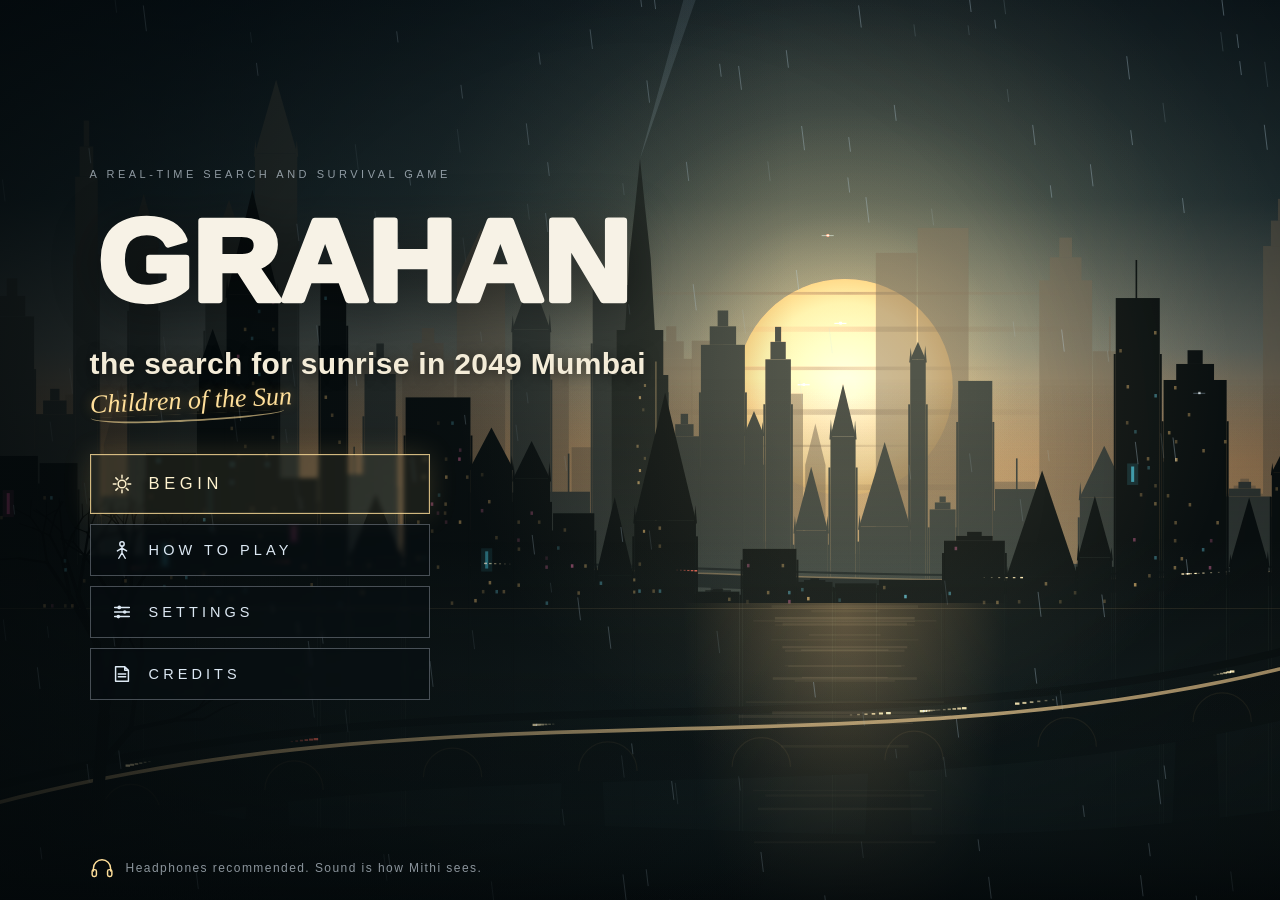
<file: index.html>
<!doctype html>
<html lang="en">
<head>
  <meta charset="utf-8">
  <meta name="viewport" content="width=device-width, initial-scale=1, maximum-scale=1, user-scalable=no, viewport-fit=cover">
  <meta name="theme-color" content="#0a1214">
  <meta name="mobile-web-app-capable" content="yes">
  <meta name="apple-mobile-web-app-capable" content="yes">
  <meta name="apple-mobile-web-app-status-bar-style" content="black-translucent">
  <meta name="description" content="Grahan: a first-person search-and-survival game set in Mumbai, 2049. You are Mithi, blind, and you hear the city.">
  <title>Grahan</title>
  <link rel="icon" href="data:,">
  <link rel="stylesheet" href="src/styles.css">
</head>
<body>
  <canvas id="game"></canvas>
  <!-- HUD container: src/ui/hud.js and the story systems mount their widgets in here. -->
  <div id="hud"><div id="crosshair"></div></div>
  <!-- Debug readout, only populated when ?debug=1 -->
  <pre id="debug-hud" hidden></pre>
  <!-- Title / pause / settings shell, driven by src/ui/overlay.js. The title is static so it is on screen while the city builds. -->
  <div id="overlay" class="loading" data-screen="title" data-origin="title">
    <canvas id="title-canvas" aria-hidden="true"></canvas>
    <div class="ov-shade"></div>
    <section id="ov-title">
      <header class="brand">
        <p class="kicker">a real-time search and survival game</p>
        <h1 class="wordmark" aria-label="Grahan">
          <svg viewBox="0 0 620 150" role="img" aria-hidden="true" preserveAspectRatio="xMinYMid meet">
            <g class="wm-ghost"><text x="14" y="124" textLength="590" lengthAdjust="spacingAndGlyphs">GRAHAN</text></g>
            <text class="wm" x="10" y="120" textLength="590" lengthAdjust="spacingAndGlyphs">GRAHAN</text>
          </svg>
        </h1>
        <p class="tagline">the search for sunrise in 2049 Mumbai</p>
        <p class="scrawl">Children of the Sun</p>
      </header>
      <nav id="ov-menu" class="menu" aria-label="Main menu"></nav>
      <p id="ov-load" class="loadline"><i class="bar"></i><span>building the city</span></p>
      <p id="ov-phones" class="phones"><svg viewBox="0 0 28 24" aria-hidden="true"><path d="M4 16 V13 A10 10 0 0 1 24 13 V16"/><rect x="2.5" y="14.5" width="5" height="8" rx="2"/><rect x="20.5" y="14.5" width="5" height="8" rx="2"/></svg><span>Headphones recommended. Sound is how Mithi sees.</span></p>
    </section>
  </div>
  <div id="fatal" hidden></div>
  <!-- Boot watchdog (a classic script, so it runs even where the game's modules cannot): if the game has not started after
       a while, or an error escapes before it does, say so on screen instead of leaving "building the city" up forever. -->
  <script>
  (function () {
    var errs = [];
    function note(m) { if (m && errs.indexOf(m) < 0 && errs.length < 6) errs.push(String(m).slice(0, 300)); }
    window.addEventListener('error', function (e) { note(e.message || (e.target && e.target.src ? 'could not load ' + e.target.src : 'error')); setTimeout(function () { report(false); }, 4000); }, true);
    window.addEventListener('unhandledrejection', function (e) { note(e.reason && (e.reason.message || e.reason)); });
    function webgl2() { try { return !!document.createElement('canvas').getContext('webgl2'); } catch (x) { return false; } }
    function report(timeout) {
      if (window.__grahanBooted) return;
      if (!timeout && !errs.length) return;
      var el = document.getElementById('fatal');
      var lines = [timeout ? 'Grahan is taking too long to start.' : 'Grahan could not start.'];
      if (!webgl2()) lines.push('This browser has no WebGL 2, which the game needs. Please update to a recent iOS/iPadOS, Safari, Chrome or Firefox.');
      if (errs.length) lines.push('Error: ' + errs.join(' | '));
      lines.push(navigator.userAgent);
      el.textContent = lines.join('\n\n'); el.style.whiteSpace = 'pre-wrap'; el.hidden = false;
    }
    setTimeout(function () { report(true); }, 25000);
  })();
  </script>
  <script type="module" src="src/main.js"></script>
</body>
</html>
</file>
<file: src/styles.css>
/* ======================================================================================================
   Grahan stylesheet.
   Look: the OK Computer language of PLAN 3b. Pale blue-white thin sans-serif on dark glass, safety-card pictograms, small
   scrawled corrections in a handwriting stack, sodium gold for light and health, a hot coral for harm.
   Sections: 1 base and tokens, 2 menus (title, pause, panels, how to play, settings), 3 HUD, 4 effects, 5 dialogs and cards
   (Phase 3 dialog, Phase 6a conversations and inventory, Phase 6b fragment cards), 6 endings, 7 touch controls,
   8 responsive passes (phones, both orientations, safe areas), 9 reduced flashing.
   Phase 6's injected stylesheets load after this one, so the rules that need to win against them are written as `#hud .x`.
   ====================================================================================================== */

/* ---------------------------------------------------------------------------------------------- 1. base and tokens */
:root {
  --ink: #dde9f4; --ink-dim: rgba(221, 233, 244, .62); --ink-faint: rgba(221, 233, 244, .3);
  --sun: #ffdf9a; --sun-hot: #fff3cf; --alert: #ff8068; --cool: #bfe4ff; --panel: rgba(7, 13, 20, .5);
  --glass: rgba(6, 12, 17, .78); --line: rgba(221, 233, 244, .24);
  --sans: 'Inter', 'Helvetica Neue', Helvetica, 'Segoe UI', 'Liberation Sans', Arial, sans-serif;
  --hand: 'Bradley Hand', 'Segoe Print', 'Chalkboard SE', 'Comic Neue', 'Comic Sans MS', 'Purisa', cursive;
  --round: 'Arial Rounded MT Bold', 'Avenir Next Rounded', 'Varela Round', 'Nunito', 'Helvetica Neue', Arial, sans-serif;
  /* safe-area insets (notches, rounded corners, home bars); tests can override these four */
  --sat: env(safe-area-inset-top, 0px); --sar: env(safe-area-inset-right, 0px); --sab: env(safe-area-inset-bottom, 0px); --sal: env(safe-area-inset-left, 0px);
  --pad: 20px;
  --touch-h: 0px;            /* height the touch buttons reserve at the bottom (portrait phones) */
}
html, body { margin: 0; height: 100%; background: #0b1211; overflow: hidden; overscroll-behavior: none; -webkit-text-size-adjust: 100%; }
body { font-family: Georgia, 'Times New Roman', serif; color: #f1e3c4; -webkit-tap-highlight-color: transparent; }
body.touch { user-select: none; -webkit-user-select: none; -webkit-touch-callout: none; touch-action: none; }
#game { position: fixed; inset: 0; width: 100%; height: 100%; display: block; touch-action: none; }
#hud { position: fixed; inset: 0; pointer-events: none; z-index: 7; }   /* above the touch layer so the prompt and the optional chip can be tapped */
body.menu-open #hud { opacity: .08; }
body.menu-open #vision-fx { display: none; }   /* a vision overlay (z 12) must never sit on top of the menu */
#crosshair { position: absolute; left: 50%; top: 50%; width: 4px; height: 4px; margin: -2px 0 0 -2px;
  border-radius: 50%; background: rgba(255, 236, 190, .55); }
body.touch #crosshair { display: none; }
#debug-hud { position: fixed; right: 8px; bottom: 8px; z-index: 5; margin: 0; padding: 6px 8px; font: 12px/1.35 monospace;
  color: #bfe8d8; background: rgba(0, 0, 0, .45); pointer-events: none; white-space: pre; }
#debug-hud[hidden], #fatal[hidden] { display: none; }
#fatal { position: fixed; inset: 0; z-index: 60; display: flex; align-items: center; justify-content: center;
  background: #120a0a; color: #ffb4a0; padding: 24px; text-align: center; }
button { font-family: inherit; }
:focus-visible { outline: 2px solid var(--sun); outline-offset: 2px; }

/* ---------------------------------------------------------------------------------------------- 2. menus */
#overlay { position: fixed; inset: 0; z-index: 10; overflow: hidden; background: #070d0f; color: var(--ink); font-family: var(--sans); font-weight: 300; }
#overlay[hidden] { display: none; }
#overlay.fading { opacity: 0; transition: opacity .6s ease; pointer-events: none; }
#overlay *, #capture-hint { box-sizing: border-box; }
#title-canvas { position: absolute; inset: 0; width: 100%; height: 100%; display: block; }
.ov-shade { position: absolute; inset: 0; pointer-events: none;
  background: linear-gradient(90deg, rgba(3, 8, 10, .72) 0, rgba(3, 8, 10, .4) 34%, rgba(3, 8, 10, 0) 62%), linear-gradient(0deg, rgba(3, 8, 10, .45), rgba(3, 8, 10, 0) 26%); }
#overlay[data-origin="pause"] { background: transparent; }
#overlay[data-origin="pause"] #title-canvas { display: none; }
#overlay[data-origin="pause"] .ov-shade { background: radial-gradient(ellipse at 50% 50%, rgba(4, 8, 12, .58), rgba(3, 6, 9, .9)); }
#overlay[data-origin="title"]:is([data-screen="howto"], [data-screen="settings"], [data-screen="credits"]) .ov-shade { background: rgba(3, 8, 11, .8); }

/* title */
#ov-title { position: absolute; inset: 0; display: flex; flex-direction: column; justify-content: center; gap: clamp(18px, 4vh, 34px);
  padding: max(var(--sat), 24px) max(var(--sar), clamp(24px, 7vw, 110px)) max(var(--sab), 56px) max(var(--sal), clamp(24px, 7vw, 110px)); }
#ov-title[hidden], #ov-pause[hidden], #ov-panel[hidden], #ov-load[hidden] { display: none; }
.brand { max-width: 640px; }
.kicker { margin: 0 0 12px; font-size: 11px; letter-spacing: .32em; text-transform: uppercase; color: var(--ink-dim); font-weight: 400; }
.wordmark { margin: 0; line-height: 0; }
.wordmark svg { width: min(560px, 80vw); height: auto; display: block; overflow: visible; filter: drop-shadow(0 4px 24px rgba(0, 0, 0, .45)); }
.wm { font: 900 128px var(--round); fill: #f7f2e6; stroke: #f7f2e6; stroke-width: 7; stroke-linejoin: round; paint-order: stroke fill; }
.wm-ghost text { font: 900 128px var(--round); fill: none; stroke: #ff5ea8; stroke-width: 2; stroke-linejoin: round; opacity: .0; animation: ghostFlick 7s infinite; mix-blend-mode: screen; }
@keyframes ghostFlick { 0%, 86%, 100% { opacity: 0; } 87% { opacity: .75; } 88% { opacity: .05; } 90% { opacity: .6; transform: translate(-2px, 1px); } 92% { opacity: 0; } }
.tagline { margin: 18px 0 4px; font: 700 clamp(19px, 2.6vw, 30px)/1.2 var(--round); letter-spacing: .01em; color: #f4ecd8; text-shadow: 0 2px 14px rgba(0, 0, 0, .6); text-wrap: balance; }
.scrawl { margin: 4px 0 0; font: italic 400 clamp(18px, 2.2vw, 26px) var(--hand); color: var(--sun); transform: rotate(-2.5deg); transform-origin: left center; display: inline-block; text-shadow: 0 0 12px rgba(255, 180, 70, .35); position: relative; }
.scrawl::after { content: ''; position: absolute; left: 0; right: 4%; bottom: -6px; height: 6px; border-bottom: 2px solid rgba(255, 223, 154, .6); border-radius: 0 0 60% 40% / 0 0 100% 100%; }
.menu { display: flex; flex-direction: column; gap: 10px; width: min(340px, 100%); }
.mbtn { display: flex; align-items: center; gap: 16px; min-height: 52px; padding: 0 20px; font: 300 14.5px var(--sans); letter-spacing: .28em; text-transform: uppercase; color: var(--ink);
  background: rgba(7, 14, 18, .46); border: 1px solid rgba(221, 233, 244, .3); cursor: pointer; text-align: left; backdrop-filter: blur(2px); transition: border-color .2s, background .2s, transform .2s, color .2s; }
.mbtn .ico { width: 22px; height: 22px; flex: none; display: inline-flex; }
.mbtn .ico svg { width: 22px; height: 22px; fill: none; stroke: currentColor; stroke-width: 1.6; stroke-linecap: round; stroke-linejoin: round; }
.mbtn .ico svg .f { fill: currentColor; stroke: none; }
.mbtn:hover, .mbtn:focus-visible { border-color: var(--sun); background: rgba(255, 223, 154, .1); color: var(--sun-hot); box-shadow: inset 3px 0 0 var(--sun); outline: none; }
.mbtn.primary { min-height: 60px; font-size: 16.5px; color: var(--sun-hot); border-color: rgba(255, 223, 154, .8); background: rgba(255, 223, 154, .08); box-shadow: 0 0 28px rgba(255, 210, 120, .16), inset 0 0 0 1px rgba(255, 223, 154, .12); }
.mbtn.primary:hover, .mbtn.primary:focus-visible { background: rgba(255, 223, 154, .18); box-shadow: 0 0 28px rgba(255, 210, 120, .16), inset 3px 0 0 var(--sun); }
.mbtn.confirm { border-color: var(--alert); color: #ffd2c8; background: rgba(255, 104, 80, .12); }
.mbtn.small { min-height: 44px; font-size: 11.5px; letter-spacing: .22em; padding: 0 14px; width: auto; }
.loadline { display: flex; align-items: center; gap: 14px; margin: 0; font-size: 12px; letter-spacing: .3em; text-transform: uppercase; color: var(--ink-dim); }
.loadline .bar { width: 120px; height: 2px; background: rgba(221, 233, 244, .18); position: relative; overflow: hidden; }
.loadline .bar::after { content: ''; position: absolute; top: 0; bottom: 0; width: 40%; background: var(--sun); box-shadow: 0 0 10px rgba(255, 220, 140, .8); animation: loadSlide 1.3s ease-in-out infinite; }
@keyframes loadSlide { from { left: -40%; } to { left: 100%; } }
#overlay.loading #ov-menu { display: none; }
.phones { position: absolute; left: max(var(--sal), clamp(24px, 7vw, 110px)); bottom: max(var(--sab), 22px); margin: 0; display: flex; align-items: center; gap: 12px; font-size: 12px; letter-spacing: .12em; color: var(--ink-dim); max-width: calc(100% - 48px); }
.phones svg { width: 24px; height: 21px; flex: none; fill: none; stroke: var(--sun); stroke-width: 1.7; stroke-linecap: round; }

/* pause card */
#ov-pause, #ov-panel { position: absolute; inset: 0; display: flex; align-items: center; justify-content: center;
  padding: max(var(--sat), 16px) max(var(--sar), 16px) max(var(--sab), 16px) max(var(--sal), 16px); }
.pause-card { width: min(400px, 100%); max-height: 100%; overflow: auto; padding: 26px 28px 22px; background: rgba(5, 10, 14, .94); border: 1px solid var(--line); box-shadow: 0 0 60px rgba(0, 0, 0, .6); text-align: center; }
.pause-card .kicker { margin-bottom: 4px; }
.pause-card h2 { margin: 0 0 14px; font: 100 clamp(34px, 6vw, 46px) var(--sans); letter-spacing: .3em; text-indent: .3em; text-transform: uppercase; color: var(--sun-hot); }
.pause-status { display: flex; justify-content: center; gap: 22px; margin: 0 0 18px; padding: 10px 0; border-top: 1px solid rgba(221, 233, 244, .16); border-bottom: 1px solid rgba(221, 233, 244, .16); }
.pause-status span { font-size: 20px; font-weight: 200; font-variant-numeric: tabular-nums; display: flex; flex-direction: column; gap: 2px; }
.pause-status i { font-style: normal; font-size: 9.5px; letter-spacing: .22em; text-transform: uppercase; color: var(--ink-dim); font-weight: 400; }
.pause-card .menu { width: 100%; }
.pause-foot { margin: 14px 0 0; font: italic 400 15px var(--hand); color: var(--ink-dim); }

/* panels: how to play, settings, credits */
.panel { width: min(1040px, 100%); max-height: 100%; display: flex; flex-direction: column; background: var(--glass); border: 1px solid var(--line); box-shadow: 0 0 60px rgba(0, 0, 0, .6); }
.panel-settings, .panel-credits { width: min(680px, 100%); }
.panel-head { display: flex; align-items: center; gap: 18px; padding: 10px 18px 10px 10px; border-bottom: 1px solid rgba(221, 233, 244, .18); flex: none; }
.panel-head h2 { margin: 0; font: 200 clamp(18px, 3vw, 26px) var(--sans); letter-spacing: .16em; text-transform: uppercase; }
.back { display: inline-flex; align-items: center; gap: 10px; min-height: 44px; padding: 0 16px 0 12px; font: 400 11px var(--sans); letter-spacing: .24em; text-transform: uppercase; color: var(--ink); background: transparent; border: 1px solid rgba(221, 233, 244, .3); cursor: pointer; }
.back .ico { width: 18px; height: 18px; display: inline-flex; }
.back .ico svg { width: 18px; height: 18px; fill: none; stroke: currentColor; stroke-width: 1.8; stroke-linecap: round; stroke-linejoin: round; }
.back:hover, .back:focus-visible { border-color: var(--sun); color: var(--sun-hot); outline: none; }
.panel-scroll { overflow: auto; padding: 18px; -webkit-overflow-scrolling: touch; touch-action: pan-y; overscroll-behavior: contain; scrollbar-width: thin; scrollbar-color: rgba(221, 233, 244, .35) transparent; }

/* how to play: safety cards */
.htp-grid { display: grid; grid-template-columns: repeat(auto-fill, minmax(255px, 1fr)); gap: 16px; }
.htp-card { position: relative; display: flex; flex-direction: column; padding: 13px 15px 16px; border-radius: 14px; color: #15212b; font-family: var(--sans); font-weight: 400;
  background: linear-gradient(168deg, #f1f5f7, #dde6ec); box-shadow: 0 10px 26px rgba(0, 0, 0, .45), inset 0 0 0 1px rgba(21, 33, 43, .14); }
.htp-card header { display: flex; justify-content: space-between; align-items: center; min-height: 22px; font-size: 10px; letter-spacing: .24em; font-weight: 600; color: rgba(21, 33, 43, .6); }
.htp-card kbd, .htp-card .keys kbd { font: 600 11px var(--sans); letter-spacing: .02em; border: 1.5px solid #15212b; border-radius: 4px; padding: 1px 7px; color: #15212b; background: #fff; box-shadow: 0 2px 0 rgba(21, 33, 43, .35); white-space: nowrap; }
.htp-pic { margin: 8px 0 10px; border: 1.5px solid rgba(21, 33, 43, .85); border-radius: 10px; background: #f8fafc; padding: 4px 6px; }
.pg { width: 100%; height: auto; display: block; }
.pg * { stroke: #15212b; stroke-width: 2.5; fill: none; stroke-linecap: round; stroke-linejoin: round; }
.pg .sn { stroke: #dc8f0e; } .pg .fillsn { fill: #f7cd62; } .pg .ac { stroke: #d6402a; } .pg .dim { stroke: rgba(21, 33, 43, .32); stroke-dasharray: .1 5; }
.pg .gold { stroke: #d98c1c; } .pg .fillg { fill: #d98c1c; stroke: none; } .pg .fillink { fill: #15212b; }
.pg .gnd { stroke-width: 1.6; opacity: .45; } .pg .mv { stroke-width: 1.6; opacity: .55; } .pg .dash { stroke-dasharray: 3 4.5; stroke-width: 1.8; }
.pg .shaft { fill: rgba(247, 205, 98, .38); stroke: #dc8f0e; stroke-width: 1.3; } .pg .wall { fill: rgba(21, 33, 43, .12); stroke-width: 2; } .pg .water { stroke: #2b7bad; }
.htp-card h3 { margin: 0 0 6px; font: 700 17px/1.2 var(--sans); letter-spacing: .005em; }
.htp-body { font-size: 13.5px; line-height: 1.5; }
.htp-body p { margin: 0 0 7px; } .htp-body .warn { color: #a82e1c; }
.htp-body .keys { list-style: none; margin: 0 0 6px; padding: 0; display: flex; flex-direction: column; gap: 6px; }
.htp-body .keys li { display: flex; align-items: center; gap: 10px; }
.htp-body .keys .kk { flex: 0 0 auto; min-width: 64px; display: inline-flex; gap: 3px; font-style: normal; }
.htp-body .keys li span { min-width: 0; }
.htp-body .ic { display: inline-flex; min-width: 30px; justify-content: center; font-size: 16px; color: #15212b; }
.htp-scrawl { margin-top: auto; padding-top: 6px; font: italic 400 18px var(--hand); color: #1d46c9; transform: rotate(-2.5deg); transform-origin: left center; display: inline-block; align-self: flex-start; }
.htp-sing .htp-scrawl, .htp-dshot .htp-scrawl { color: #c1341f; }

/* settings */
.set-group { margin: 0 0 20px; } .set-group h3 { margin: 0 0 6px; font: 400 10.5px var(--sans); letter-spacing: .32em; text-transform: uppercase; color: var(--sun); border-bottom: 1px solid rgba(255, 223, 154, .3); padding-bottom: 6px; }
.set-row { display: grid; grid-template-columns: minmax(0, 1fr) auto; gap: 8px 18px; align-items: center; padding: 8px 0; border-bottom: 1px solid rgba(221, 233, 244, .1); min-height: 52px; }
.set-lab label { display: block; font-size: 15px; font-weight: 300; letter-spacing: .03em; } .set-lab small { display: block; margin-top: 2px; font-size: 11.5px; color: var(--ink-dim); line-height: 1.35; }
.set-ctl { display: flex; align-items: center; gap: 12px; justify-content: flex-end; }
.set-ctl output { min-width: 52px; text-align: right; font-size: 13px; font-variant-numeric: tabular-nums; color: var(--sun-hot); }
.set-ctl input[type=range] { -webkit-appearance: none; appearance: none; width: min(240px, 38vw); height: 36px; background: transparent; margin: 0; cursor: pointer; }
.set-ctl input[type=range]::-webkit-slider-runnable-track { height: 2px; background: rgba(221, 233, 244, .45); }
.set-ctl input[type=range]::-moz-range-track { height: 2px; background: rgba(221, 233, 244, .45); }
.set-ctl input[type=range]::-webkit-slider-thumb { -webkit-appearance: none; width: 22px; height: 22px; border-radius: 50%; background: var(--sun-hot); margin-top: -10px; box-shadow: 0 0 12px rgba(255, 220, 140, .7); border: 0; }
.set-ctl input[type=range]::-moz-range-thumb { width: 22px; height: 22px; border-radius: 50%; background: var(--sun-hot); box-shadow: 0 0 12px rgba(255, 220, 140, .7); border: 0; }
.tog { display: inline-flex; align-items: center; gap: 10px; min-height: 40px; padding: 0 4px 0 0; background: transparent; border: 0; color: var(--ink); cursor: pointer; font: 400 12px var(--sans); letter-spacing: .16em; text-transform: uppercase; }
.tog i { position: relative; width: 46px; height: 24px; border-radius: 12px; border: 1px solid rgba(221, 233, 244, .5); background: rgba(221, 233, 244, .06); transition: background .2s, border-color .2s; }
.tog i::after { content: ''; position: absolute; left: 3px; top: 3px; width: 16px; height: 16px; border-radius: 50%; background: var(--ink-dim); transition: transform .2s, background .2s; }
.tog[aria-checked="true"] i { border-color: var(--sun); background: rgba(255, 223, 154, .2); } .tog[aria-checked="true"] i::after { transform: translateX(22px); background: var(--sun-hot); box-shadow: 0 0 8px rgba(255, 220, 140, .8); }
.tog span { min-width: 26px; text-align: left; color: var(--ink-dim); } .tog[aria-checked="true"] span { color: var(--sun-hot); }
.seg { display: inline-flex; flex-wrap: wrap; justify-content: flex-end; }
.seg button { min-height: 40px; padding: 0 14px; font: 400 11.5px var(--sans); letter-spacing: .14em; text-transform: uppercase; color: var(--ink-dim); background: transparent; border: 1px solid rgba(221, 233, 244, .3); margin-left: -1px; cursor: pointer; }
.seg button[aria-checked="true"] { color: var(--sun-hot); border-color: var(--sun); background: rgba(255, 223, 154, .12); position: relative; z-index: 1; }
.seg button:hover { color: var(--ink); }
.set-foot { display: flex; align-items: center; gap: 18px; flex-wrap: wrap; padding-top: 6px; } .set-foot p { margin: 0; font: italic 400 15px var(--hand); color: var(--ink-dim); }

/* credits */
.credits { text-align: center; padding: 14px 8px 8px; }
.credits h3 { margin: 6px 0 22px; font: 200 clamp(26px, 5vw, 38px) var(--sans); letter-spacing: .24em; text-transform: uppercase; } .credits h3 span { display: block; margin-top: 6px; font-size: .45em; letter-spacing: .3em; color: var(--sun); }
.credits dl { display: grid; grid-template-columns: 1fr 1fr; gap: 14px 22px; max-width: 520px; margin: 0 auto 24px; text-align: left; align-items: baseline; }
.credits dt { text-align: right; font-size: 10.5px; letter-spacing: .3em; text-transform: uppercase; color: var(--ink-dim); font-weight: 400; } .credits dd { margin: 0; font-size: 19px; line-height: 1.4; font-weight: 300; }
.credits p { max-width: 520px; margin: 0 auto 12px; line-height: 1.6; font-size: 15px; color: #e9eef3; } .credits p.small { font-size: 12.5px; color: var(--ink-dim); } .credits p.scrawl { margin-top: 18px; font: italic 400 22px var(--hand); color: var(--sun); line-height: 1.2; } .credits p.kicker { font-size: 11px; letter-spacing: .32em; color: var(--ink-dim); margin-bottom: 6px; }
#capture-hint { position: fixed; left: 50%; bottom: calc(var(--sab) + 28px); transform: translateX(-50%); z-index: 9; padding: 8px 18px; font: 400 11px var(--sans); letter-spacing: .26em; text-transform: uppercase; color: var(--ink); background: var(--panel); border: 1px solid var(--line); pointer-events: none; }
#capture-hint[hidden] { display: none; }

/* ---------------------------------------------------------------------------------------------- 3. HUD */
.grahan-hud { font-family: var(--sans); color: var(--ink); font-weight: 300; letter-spacing: .02em; text-shadow: 0 0 8px rgba(4, 9, 14, .9), 0 1px 2px rgba(4, 9, 14, .8); }
.grahan-hud * { box-sizing: border-box; }
.grahan-hud [hidden] { display: none !important; }
.grahan-hud .lbl { font-size: 9.5px; letter-spacing: .24em; text-transform: uppercase; color: var(--ink-dim); font-weight: 400; white-space: nowrap; position: relative; }
.grahan-hud .lbl s { text-decoration-thickness: 1px; text-decoration-color: rgba(255, 128, 104, .85); opacity: .65; }
.grahan-hud .scrawl { font-family: var(--hand); font-style: italic; text-transform: none; letter-spacing: .01em; font-size: 15px; font-weight: 400; color: var(--sun); display: inline-block; margin: 0 0 0 7px; text-shadow: 0 0 6px rgba(4, 9, 14, .9); transform: none; }
.grahan-hud .scrawl::after { display: none; }
.grahan-hud .rot-a { transform: rotate(-5deg) translateY(-2px); }
.grahan-hud .rot-b { transform: rotate(3deg) translateY(-1px); }

/* the top bar is a three-column grid: light (left), time and objective (centre), Setu (right) */
.hud-top { position: absolute; left: 0; right: 0; top: 0; padding: calc(var(--sat) + 12px) calc(var(--sar) + var(--pad)) 40px calc(var(--sal) + var(--pad)); display: grid; grid-template-columns: 1fr minmax(0, auto) 1fr; align-items: start; column-gap: 14px;
  background: linear-gradient(to bottom, rgba(5, 10, 16, .5), rgba(5, 10, 16, .2) 55%, transparent); }
.hud-rays { display: flex; align-items: center; gap: 12px; justify-self: start; grid-column: 1; grid-row: 1; }
.sunwrap { width: 88px; height: 88px; position: relative; flex: none; }
.sun { width: 100%; height: 100%; overflow: visible; filter: drop-shadow(0 0 5px rgba(255, 220, 140, .35)); }
.sun .halo { fill: rgba(255, 224, 150, .1); stroke: none; }
.sun .core { filter: drop-shadow(0 0 4px rgba(255, 235, 170, .8)); }
.sun .ring { fill: none; stroke: rgba(255, 240, 200, .55); stroke-width: .9; stroke-dasharray: 2 2.4; }
.sun .ray { stroke-linecap: round; stroke-width: 3.2; transition: stroke .5s, opacity .5s; }
.sun .ray.on { stroke: var(--sun-hot); filter: drop-shadow(0 0 3px rgba(255, 224, 140, .9)); }
.sun .ray.off { stroke: rgba(205, 225, 245, .7); stroke-width: 1.7; stroke-dasharray: .1 3.4; opacity: .85; }
.sun .ray.dying { animation: rayDie 1.1s ease-out forwards; }
.sun .ray.gain { animation: rayGain .9s ease-out; }
.sun .mark path { fill: var(--alert); } .sun .mark text { fill: var(--alert); font: 400 12px var(--sans); text-shadow: none; }
.sun.low .core { animation: coreFlicker 2.4s infinite; }
.sunwrap.hurt { animation: hurtShake .42s; } .sunwrap.bloom .halo { animation: bloom .9s ease-out; }
@keyframes rayDie { 0% { stroke: #ff6a4a; opacity: 1; stroke-width: 4.5; } 45% { stroke: #ff8a6a; opacity: .9; stroke-width: 3.4; } 100% { stroke: rgba(205, 225, 245, .7); opacity: .85; stroke-width: 1.7; } }
@keyframes rayGain { 0% { stroke: #ffffff; stroke-width: 5.5; } 100% { stroke-width: 3.2; } }
@keyframes coreFlicker { 0%, 100% { opacity: 1; } 47% { opacity: 1; } 50% { opacity: .35; } 53% { opacity: 1; } 78% { opacity: .65; } }
@keyframes hurtShake { 0% { transform: translate(0, 0); } 20% { transform: translate(-4px, 2px) rotate(-2deg); } 40% { transform: translate(4px, -2px); } 60% { transform: translate(-2px, 1px); } 100% { transform: none; } }
@keyframes bloom { 0% { fill: rgba(255, 230, 160, .7); r: 26; } 100% { fill: rgba(255, 224, 150, .1); r: 26; } }
.rays-meta { padding-top: 4px; }
.rays-count { font-size: 36px; font-weight: 200; line-height: 1; margin-top: 4px; font-variant-numeric: tabular-nums; white-space: nowrap; }
.rays-count b { font-weight: 200; color: var(--sun-hot); } .rays-count i { font-style: normal; font-size: 14px; color: var(--ink-dim); margin-left: 5px; letter-spacing: .1em; }
.rays-status { font-family: var(--hand); font-style: italic; font-size: 14px; color: var(--ink-dim); margin-top: 3px; min-height: 18px; }
/* cash, under the rays: busking and the backpack fill it */
.hud-wallet { position: relative; margin-top: 2px; font-size: 15px; font-weight: 300; letter-spacing: .06em; color: var(--ink); font-variant-numeric: tabular-nums; white-space: nowrap; }
.hud-wallet .lbl { display: inline; font-size: 9px; letter-spacing: .24em; color: var(--ink-dim); margin-right: 4px; }
.hud-wallet b { font-weight: 300; color: #ffe6a8; }
.hud-wallet .pop { position: absolute; left: 100%; top: 0; margin-left: 8px; font-style: normal; font-size: 14px; color: #ffd36a; opacity: 0; pointer-events: none; text-shadow: 0 0 8px rgba(255, 200, 90, .6); }
.hud-wallet.gain b { animation: cashGlow 1.4s ease-out; } .hud-wallet.gain .pop { animation: cashPop 1.6s ease-out; }
@keyframes cashGlow { 0% { text-shadow: 0 0 14px rgba(255, 210, 110, .95); } 100% { text-shadow: none; } }
@keyframes cashPop { 0% { opacity: 0; transform: translateY(6px); } 15% { opacity: 1; transform: translateY(0); } 70% { opacity: 1; } 100% { opacity: 0; transform: translateY(-14px); } }
/* busking: the live mic pill, bottom centre */
#busk { position: fixed; left: 50%; bottom: calc(var(--sab) + var(--touch-h) + 14px); transform: translateX(-50%); z-index: 8; display: flex; align-items: center; gap: 10px; padding: 6px 14px 6px 10px; pointer-events: none;
  font: 300 13px/1 var(--sans); letter-spacing: .06em; color: var(--ink); background: rgba(8, 15, 21, .72); border: 1px solid rgba(255, 140, 120, .55); border-radius: 18px; white-space: nowrap; }
#busk[hidden] { display: none; }
#busk .bk-ic svg { display: block; width: 18px; height: 18px; fill: none; stroke: #ff9c8a; stroke-width: 1.8; stroke-linecap: round; }
#busk .bk-meter { display: flex; align-items: flex-end; gap: 2px; height: 14px; } #busk .bk-meter i { width: 3px; height: 30%; background: rgba(221, 233, 244, .22); border-radius: 1px; }
#busk .bk-meter i:nth-child(n+3) { height: 50%; } #busk .bk-meter i:nth-child(n+5) { height: 75%; } #busk .bk-meter i:nth-child(n+7) { height: 100%; }
#busk .bk-meter i.on { background: #bfe6ff; } #busk.singing .bk-meter i.on { background: #ffd36a; }
#busk .bk-note { font-weight: 400; color: #ffe6a8; min-width: 0; } #busk .bk-note:empty { display: none; }
#busk .bk-state { color: var(--ink-dim); font-size: 12px; } #busk.singing { border-color: rgba(255, 211, 106, .8); box-shadow: 0 0 18px rgba(255, 200, 90, .3); }
.rays-status[data-s="healing"] { color: var(--sun); } .rays-status[data-s="draining"] { color: #9fc4de; }

/* centre: time first, the flood once it is known (a prominent red chip), then the objective strip and the quiet optionals */
.hud-center { grid-column: 2; grid-row: 1; display: flex; flex-direction: column; align-items: center; width: min(560px, 46vw); }
.hud-clock { text-align: center; padding-top: 2px; }
.hud-clock .time { font-size: 42px; font-weight: 200; letter-spacing: .08em; line-height: 1.05; font-variant-numeric: tabular-nums; margin-top: 2px; text-indent: .08em; }
.hud-clock .day { font-size: 9.5px; letter-spacing: .3em; color: var(--ink-dim); margin-top: 2px; }
.hud-clock .flood { white-space: nowrap; display: inline-flex; align-items: baseline; gap: 8px; margin-top: 8px; padding: 4px 12px 5px; font-size: 11px; letter-spacing: .22em; color: #ffd0c4; border: 1px solid rgba(255, 128, 104, .8); background: rgba(120, 22, 12, .34); box-shadow: 0 0 18px rgba(255, 90, 60, .22); }
.hud-clock .flood b { font-weight: 400; font-size: 15px; letter-spacing: .06em; color: #fff; font-variant-numeric: tabular-nums; }
.hud-clock .flood .scrawl { color: var(--cool); font-size: 14px; margin-left: 2px; }
.hud-objective { margin-top: 10px; text-align: center; padding-top: 7px; border-top: 1px solid rgba(255, 223, 154, .35); position: relative; width: 100%; }
.hud-objective .lbl { font-size: 8.5px; margin-bottom: 3px; color: var(--sun); display: flex; align-items: center; justify-content: center; gap: 10px; }
.hud-objective p { margin: 0; font-size: 15px; font-weight: 300; line-height: 1.35; letter-spacing: .03em; color: #f4f9ff; text-wrap: balance; }
.hud-objective .squig { display: none; }
.hud-objective.empty p, .hud-objective.empty .lbl > span { display: none; }
.hud-objective.empty { border-top-color: transparent; }
.hud-objective.flip p { animation: objIn .9s ease-out; }
@keyframes objIn { 0% { opacity: 0; transform: translateY(-4px); letter-spacing: .12em; } 100% { opacity: 1; transform: none; } }
.opt-chip { display: none; pointer-events: auto; font: 400 9px var(--sans); letter-spacing: .2em; text-transform: uppercase; color: var(--cool); background: rgba(7, 13, 20, .5); border: 1px solid rgba(191, 228, 255, .45); padding: 3px 8px; min-height: 22px; cursor: pointer; text-shadow: none; }
.hud-objective .obj-where { margin: 3px 0 0; font-size: 12px; font-weight: 500; letter-spacing: .05em; color: var(--sun); opacity: .92; }
.hud-objective.empty .obj-where { display: none; }
#hud .hud-optional { margin-top: 6px; display: flex; flex-direction: column; gap: 2px; align-items: center; opacity: .62; }
#hud .hud-optional .op { font-size: 11.5px; line-height: 1.3; color: var(--ink-dim); text-align: center; max-width: 100%; }
#hud .hud-optional .op b { font-size: 8px; letter-spacing: .26em; margin-right: 7px; }
#hud .hud-center.opt-open .hud-optional { opacity: 1; padding: 6px 10px; background: rgba(7, 13, 20, .62); border: 1px solid rgba(191, 228, 255, .25); } #hud .hud-center.opt-open .hud-optional .op { color: var(--ink); }

.hud-setu { justify-self: end; grid-column: 3; grid-row: 1; width: 240px; text-align: right; }
.hud-setu .ecg { width: 132px; height: 32px; display: block; margin: 3px 0 0 auto; overflow: visible; }
.ecg-line { fill: none; stroke: #cfeaff; stroke-width: 1.4; stroke-linejoin: round; stroke-linecap: round; filter: drop-shadow(0 0 2px rgba(143, 208, 255, .9)); vector-effect: non-scaling-stroke; }
.ecg-dot { fill: #fff; filter: drop-shadow(0 0 3px rgba(190, 230, 255, .9)); }
.ecg.low .ecg-line { stroke: #ff8f7a; filter: drop-shadow(0 0 2px rgba(255, 106, 74, .9)); }
.hud-setu .breath { height: 2px; background: rgba(205, 225, 245, .2); margin: 4px 0 5px auto; width: 132px; position: relative; }
.hud-setu .breath i { display: block; height: 100%; background: var(--cool); box-shadow: 0 0 6px rgba(150, 210, 255, .8); transition: width .6s; }
.hud-setu.low .breath i { background: var(--alert); box-shadow: 0 0 6px rgba(255, 110, 80, .8); }
.hud-setu .breath-n { font-size: 9.5px; letter-spacing: .26em; color: var(--ink-dim); text-transform: uppercase; }
.hud-setu .breath-n b { font-weight: 400; color: var(--ink); font-size: 12px; letter-spacing: .06em; }
.hud-setu.low .breath-n b { color: var(--alert); animation: coreFlicker 1.2s infinite; }

/* left column under the sun: carried items, then who you are (Tab hint) */
#hud .hud-items { position: absolute; left: calc(var(--sal) + var(--pad)); top: calc(var(--sat) + 112px); display: flex; gap: 6px; flex-wrap: wrap; max-width: 300px; }
#hud .hud-party { position: absolute; left: calc(var(--sal) + var(--pad)); top: calc(var(--sat) + 180px); }

.hud-bottom { position: absolute; left: 0; right: 0; bottom: calc(var(--sab) + var(--touch-h) + 56px); display: flex; flex-direction: column; align-items: center; gap: 10px; }
.prompt { display: flex; align-items: center; gap: 10px; font-size: 15px; font-weight: 300; letter-spacing: .05em; padding: 7px 16px 7px 8px; background: var(--panel); border: 1px solid rgba(221, 233, 244, .22); backdrop-filter: blur(2px); max-width: min(92vw, 520px); }
.prompt kbd { font: 400 13px var(--sans); border: 1px solid rgba(255, 223, 154, .8); color: var(--sun-hot); min-width: 26px; height: 26px; display: inline-flex; align-items: center; justify-content: center; border-radius: 3px; text-shadow: none; box-shadow: 0 0 8px rgba(255, 220, 140, .35); flex: none; }
.gate-card { display: flex; gap: 14px; align-items: center; padding: 8px 18px 8px 10px; background: var(--panel); border: 1px solid rgba(255, 128, 104, .55); backdrop-filter: blur(2px); transition: border-color .3s; }
.gate-card.ok { border-color: rgba(154, 255, 196, .55); }
.gate-card.denied { animation: hurtShake .5s; border-color: #ff5a3a; }
.gc-fig { width: 34px; height: 44px; } .gc-fig svg { width: 100%; height: 100%; }
.stick { fill: none; stroke: var(--ink); stroke-width: 2; stroke-linecap: round; stroke-linejoin: round; } .stick .sunbit { stroke: var(--sun); } .stick circle { fill: none; }
.gate-card .gc-req { font-size: 24px; font-weight: 200; letter-spacing: .1em; color: var(--alert); line-height: 1.1; } .gate-card.ok .gc-req { color: #9affc4; }
.gate-card .gc-state { font-family: var(--hand); font-style: italic; font-size: 14px; color: var(--ink-dim); }

/* the feed: sound captions, story lines, clues, system notes and the PA in one stack (hud.js keeps it short and merges repeats) */
.hud-feed { position: absolute; left: calc(var(--sal) + var(--pad)); bottom: calc(var(--sab) + 54px); width: min(470px, 44vw); display: flex; flex-direction: column; gap: 6px; }
.msg { font-size: 14px; line-height: 1.38; padding: 1px 0 1px 12px; border-left: 1px solid var(--ink-faint); opacity: 0; transform: translateY(6px); transition: opacity .5s, transform .5s; font-weight: 300; }
.msg.in { opacity: 1; transform: none; } .msg.gone { opacity: 0 !important; transform: translateY(-4px); }
.msg.story, .msg.clue { font-style: italic; font-size: 15.5px; color: #f6ecd6; border-left-color: rgba(255, 223, 154, .75); }
.msg.clue { color: #dff0ff; border-left-color: rgba(191, 228, 255, .7); }
.msg.system { font-size: 11px; letter-spacing: .12em; text-transform: uppercase; color: var(--ink-dim); font-weight: 400; }
.msg.hint { font-family: var(--hand); font-style: italic; color: var(--sun); font-size: 15px; }
.msg.pa { font-size: 11.5px; letter-spacing: .14em; text-transform: uppercase; border: 1px solid var(--ink-faint); padding: 5px 10px; background: var(--panel); }
.msg.caption { font-size: 12.5px; color: var(--ink-dim); letter-spacing: .06em; font-style: italic; }
body.modal-open .hud-feed { opacity: .14; transition: opacity .3s; }
.hud-feed { transition: opacity .3s; }
.msg .rep { margin-left: 8px; font-style: normal; font-size: .8em; color: var(--sun); letter-spacing: .08em; }

/* ---------------------------------------------------------------------------------------------- 4. full-screen effects */
#fx-fade, #fx-flash, #fx-vignette, #fx-scan { position: fixed; inset: 0; pointer-events: none; }
#fx-fade { z-index: 30; opacity: 0; background: #000; } #fx-flash { z-index: 29; opacity: 0; }
#fx-vignette { z-index: 8; opacity: 0; --low: 0; --beat: 1.4s; background: radial-gradient(ellipse at 50% 50%, transparent calc(62% - var(--low) * 18%), rgba(150, 18, 18, calc(.28 + var(--low) * .5)) 100%); mix-blend-mode: normal; }
#fx-vignette.on { opacity: 1; animation: vignBeat var(--beat) infinite; }
@keyframes vignBeat { 0%, 100% { opacity: .55; } 12% { opacity: 1; } 24% { opacity: .65; } 36% { opacity: .95; } 60% { opacity: .55; } }
#fx-scan { z-index: 9; opacity: 0; background: repeating-linear-gradient(to bottom, rgba(180, 220, 255, .09) 0 1px, transparent 1px 3px); mix-blend-mode: screen; }
#fx-scan.on { opacity: 1; animation: scanJit .12s steps(2) infinite; }
@keyframes scanJit { 0% { transform: translateY(0); } 100% { transform: translateY(2px); } }
body.glitch .grahan-hud .hud-clock .time, body.glitch .grahan-hud .rays-count, body.glitch .grahan-hud .hud-objective p { text-shadow: 3px 0 rgba(255, 60, 90, .8), -3px 0 rgba(60, 220, 255, .8); animation: glitchShift .26s steps(3) 1; }
body.glitch .grahan-hud .hud-setu { transform: skewX(-6deg); }
@keyframes glitchShift { 0% { transform: translateX(0); } 25% { transform: translateX(-6px) skewX(8deg); } 50% { transform: translateX(5px); } 75% { transform: translateX(-3px) skewX(-6deg); } 100% { transform: none; } }

/* ---------------------------------------------------------------------------------------------- 5. dialogs and cards */
/* vendor dialog (Phase 3) */
#dialog { position: fixed; inset: 0; z-index: 25; display: flex; align-items: flex-end; justify-content: center; padding: 0 12px calc(var(--sab) + 8vh); background: radial-gradient(ellipse at 50% 80%, rgba(5, 10, 16, .55), rgba(5, 10, 16, 0) 70%); font-family: var(--sans); color: var(--ink); }
#dialog[hidden] { display: none; }
.dl-card { width: min(540px, 100%); max-height: 100%; overflow: auto; background: rgba(7, 13, 20, .88); border: 1px solid rgba(221, 233, 244, .3); padding: 18px 24px 20px; backdrop-filter: blur(3px); box-shadow: 0 0 40px rgba(0, 0, 0, .5); }
.dl-head { display: flex; align-items: baseline; gap: 14px; margin-bottom: 10px; }
.dl-tag { font-size: 10px; letter-spacing: .3em; color: #7dffb0; border: 1px solid rgba(125, 255, 176, .55); padding: 2px 7px; font-weight: 400; }
.dl-card h2 { margin: 0; font-weight: 200; font-size: 26px; letter-spacing: .08em; }
.dl-quote { font-style: italic; font-size: 17px; line-height: 1.4; margin: 6px 0 14px; color: #f4ead2; font-weight: 300; }
.dl-rows { border-top: 1px solid rgba(221, 233, 244, .18); }
.dl-row { display: flex; justify-content: space-between; gap: 12px; padding: 7px 0; border-bottom: 1px solid rgba(221, 233, 244, .12); font-size: 14px; }
.dl-row span { color: var(--ink-dim); letter-spacing: .16em; text-transform: uppercase; font-size: 10.5px; align-self: center; } .dl-row b { font-weight: 400; letter-spacing: .04em; text-align: right; }
.dl-note { font-family: var(--hand); font-style: italic; font-size: 14.5px; color: var(--sun); margin: 10px 0 0; line-height: 1.35; }
.dl-btns { display: flex; gap: 12px; margin-top: 16px; }
.dl-btn { flex: 1; min-height: 50px; font: 300 15px var(--sans); letter-spacing: .08em; color: var(--ink); background: transparent; border: 1px solid rgba(221, 233, 244, .4); padding: 10px 12px; cursor: pointer; display: flex; align-items: center; justify-content: center; gap: 10px; }
.dl-btn kbd { font: 400 12px var(--sans); border: 1px solid rgba(255, 223, 154, .8); color: var(--sun-hot); min-width: 22px; height: 22px; display: inline-flex; align-items: center; justify-content: center; border-radius: 3px; }
.dl-btn:hover, .dl-accept { border-color: var(--sun); } .dl-btn:hover { background: rgba(255, 223, 154, .08); }

/* ---------------------------------------------------------------------------------------------- 6. endings */
#ending { position: fixed; inset: 0; z-index: 40; display: flex; align-items: center; justify-content: center; font-family: var(--sans); color: var(--ink); background: #04070a; animation: endIn 1.4s ease-out; overflow: auto; padding: calc(var(--sat) + 16px) calc(var(--sar) + 16px) calc(var(--sab) + 16px) calc(var(--sal) + 16px); }
#ending[hidden] { display: none; }
#ending > .en-card { margin: auto; }
#ending.tone-gold { background: radial-gradient(ellipse at 70% 60%, #f6dfa0, #d89a60 45%, #5a3a40 100%); color: #20181a; }
#ending.tone-dusk { background: radial-gradient(ellipse at 60% 50%, #3a2a3e, #14101c 80%); }
#ending.tone-night { background: radial-gradient(ellipse at 50% 40%, #0f1a24, #04070a 80%); }
@keyframes endIn { from { opacity: 0; } to { opacity: 1; } }
.en-card { width: min(640px, 100%); text-align: center; }
.en-kicker { font-size: 10.5px; letter-spacing: .34em; text-transform: uppercase; opacity: .65; margin: 0 0 14px; font-weight: 400; }
.en-card h1 { font-weight: 100; font-size: clamp(30px, 5.6vw, 54px); letter-spacing: .18em; margin: 0 0 22px .18em; line-height: 1.15; }
.en-body { font-size: 17px; line-height: 1.6; font-weight: 300; margin: 0 auto 10px; max-width: 520px; font-style: italic; }
.en-extra { font-family: var(--hand); font-size: 20px; font-style: italic; margin: 16px 0 4px; color: var(--sun); } .tone-gold .en-extra { color: #7a3a20; }
.en-stats { display: grid; grid-template-columns: 1fr 1fr; gap: 6px 36px; margin: 26px auto 24px; max-width: 460px; text-align: left; border-top: 1px solid currentColor; padding-top: 14px; opacity: .85; }
.en-stats div { display: flex; justify-content: space-between; gap: 8px; font-size: 12.5px; border-bottom: 1px solid rgba(221, 233, 244, .12); padding-bottom: 4px; }
.en-stats span { letter-spacing: .14em; text-transform: uppercase; font-size: 10px; opacity: .7; align-self: center; } .en-stats b { font-weight: 400; text-align: right; }
#en-again { font: 300 16px var(--sans); letter-spacing: .3em; text-transform: uppercase; color: inherit; background: transparent; border: 1px solid currentColor; padding: 14px 34px; min-height: 52px; cursor: pointer; }
#en-again:hover { background: rgba(255, 223, 154, .12); }
.en-foot { font-family: var(--hand); font-style: italic; opacity: .6; margin-top: 18px; }

/* ---------------------------------------------------------------------------------------------- 7. touch controls */
#touch { position: fixed; inset: 0; z-index: 6; touch-action: none; display: none; }
body.touch #touch { display: block; pointer-events: none; opacity: 0; transition: opacity .25s; }
body.touch #touch.on { pointer-events: auto; opacity: 1; }
#touch .t-btns, #touch #t-pause { pointer-events: none; }
#touch.on .t-btn, #touch.on #t-pause { pointer-events: auto; }
#touch button { touch-action: none; user-select: none; -webkit-user-select: none; -webkit-touch-callout: none; font-family: var(--sans); }
/* the floating stick (and a faint ghost that shows where it will appear) */
#t-ghost, #t-stick { position: absolute; --R: 56px; width: calc(var(--R) * 2); height: calc(var(--R) * 2); margin: calc(var(--R) * -1) 0 0 calc(var(--R) * -1); pointer-events: none; }
#t-ghost { left: calc(var(--sal) + 84px); top: calc(100% - var(--sab) - 92px); opacity: .5; transition: opacity .2s; } #t-ghost.off { opacity: 0; }
#t-stick[hidden] { display: none; }
#touch .ring { position: absolute; inset: 0; border-radius: 50%; border: 1.5px solid rgba(221, 233, 244, .5); background: radial-gradient(circle, rgba(221, 233, 244, .07), rgba(221, 233, 244, .02) 70%); box-shadow: 0 0 24px rgba(0, 0, 0, .35), inset 0 0 18px rgba(0, 0, 0, .3); }
#t-stick .edge { position: absolute; inset: -8px; border-radius: 50%; border: 1px dashed rgba(255, 223, 154, .0); transition: border-color .15s; }
#t-stick.sprint .edge { border-color: rgba(255, 223, 154, .85); } #t-stick.sprint .knob { background: rgba(255, 223, 154, .55); box-shadow: 0 0 18px rgba(255, 223, 154, .7); }
#touch .knob { position: absolute; left: 50%; top: 50%; width: calc(var(--R) * .86); height: calc(var(--R) * .86); margin: calc(var(--R) * -.43) 0 0 calc(var(--R) * -.43); border-radius: 50%; background: rgba(221, 233, 244, .28); border: 1.5px solid rgba(221, 233, 244, .8); box-shadow: 0 0 12px rgba(0, 0, 0, .4); }
#t-ghost .knob { transform: none; }
/* buttons: semi-transparent dark glass with a thin pale ring, pictogram in ink; gold when held */
.t-btns { position: absolute; right: calc(var(--sar) + 18px); bottom: calc(var(--sab) + 18px); width: 252px; height: 232px; pointer-events: none; }
.t-btn { position: absolute; display: flex; align-items: center; justify-content: center; flex-direction: column; border-radius: 50%; padding: 0; color: var(--ink);
  background: rgba(8, 15, 21, .46); border: 1.5px solid rgba(221, 233, 244, .5); box-shadow: 0 0 22px rgba(0, 0, 0, .4); backdrop-filter: blur(2px); opacity: .62; transition: opacity .12s, transform .12s, border-color .12s, background .12s; }
.t-btn .ic { display: block; width: 46%; height: 46%; } .t-btn .ic svg { width: 100%; height: 100%; fill: none; stroke: currentColor; stroke-width: 1.7; stroke-linecap: round; stroke-linejoin: round; } .t-btn .ic svg .f { fill: currentColor; stroke: none; }
.t-btn b { position: absolute; right: 2px; bottom: 2px; min-width: 20px; height: 20px; padding: 0 4px; display: flex; align-items: center; justify-content: center; font: 400 11px var(--sans); color: var(--sun-hot); border: 1px solid rgba(255, 223, 154, .75); border-radius: 4px; background: rgba(8, 15, 21, .85); letter-spacing: 0; }
.t-btn.down { opacity: 1; transform: scale(.94); border-color: var(--sun); background: rgba(255, 223, 154, .22); color: var(--sun-hot); box-shadow: 0 0 26px rgba(255, 220, 140, .45); }
.t-jump { right: 0; bottom: 0; width: 92px; height: 92px; }
.t-use { right: 102px; bottom: 6px; width: 74px; height: 74px; }
.t-sing { right: 8px; bottom: 102px; width: 74px; height: 74px; }
.t-swap { right: 90px; bottom: 98px; width: 60px; height: 60px; }
.t-view { right: 160px; bottom: 82px; width: 52px; height: 52px; } .t-view b, .t-swap b { font-size: 9px; min-width: 16px; height: 16px; }
.t-swap b { right: auto; left: 50%; transform: translateX(-50%); bottom: -2px; padding: 0 6px; }
.t-swap[hidden] { display: none; }
.t-mic { right: 96px; bottom: 168px; width: 50px; height: 50px; } .t-mic b { font-size: 8.5px; min-width: 16px; height: 15px; right: auto; left: 50%; transform: translateX(-50%); bottom: -4px; padding: 0 4px; }
.t-mic.live { opacity: 1; border-color: #ff8a7a; color: #ffd6cc; box-shadow: 0 0 22px rgba(255, 110, 90, .5); animation: micLive 1.6s ease-in-out infinite; }
@keyframes micLive { 50% { box-shadow: 0 0 8px rgba(255, 110, 90, .25); } }
#t-pause { position: absolute; top: calc(var(--sat) + 10px); right: calc(var(--sar) + 12px); width: 46px; height: 46px; border-radius: 50%; padding: 0; color: var(--ink); background: rgba(8, 15, 21, .5); border: 1.5px solid rgba(221, 233, 244, .5); display: flex; align-items: center; justify-content: center; opacity: .75; }
#t-pause svg { width: 22px; height: 22px; fill: none; stroke: currentColor; stroke-width: 2.4; stroke-linecap: round; }
#t-skip { display: none; position: fixed; right: calc(var(--sar) + 16px); bottom: calc(var(--sab) + 18px); z-index: 32; min-height: 46px; padding: 0 26px; font: 400 12px var(--sans); letter-spacing: .3em; text-transform: uppercase; color: #fff; background: rgba(0, 0, 0, .55); border: 1px solid rgba(255, 255, 255, .6); pointer-events: auto; }
body.touch-cine #t-skip { display: block; pointer-events: auto; }
body.touch-cine #touch { display: block; opacity: 1; pointer-events: none; z-index: 32; }
body.touch-cine #touch .t-btns, body.touch-cine #touch #t-pause, body.touch-cine #t-ghost, body.touch-cine #t-stick { visibility: hidden; }   /* in a cutscene only Skip shows */
body.touch #cine-skip { display: none; }
body.touch .prompt { pointer-events: auto; cursor: pointer; padding-right: 20px; }
body.touch .hud-party, body.touch .dl-btn kbd, body.touch .cv-choice kbd { display: none; }

/* ---------------------------------------------------------------------------------------------- 8. responsive passes */
/* tablets and small laptops: tighten the top bar */
@media (max-width: 1000px) {
  .hud-center { width: min(460px, 44vw); }
  .hud-setu { width: 190px; }
  .hud-clock .time { font-size: 36px; }
}

/* PORTRAIT PHONES (narrow): row 1 = light | time | Setu, row 2 = the objective across the full width */
@media (max-width: 700px) {
  :root { --pad: 12px; }
  .hud-top { grid-template-columns: auto 1fr auto; padding-bottom: 28px; row-gap: 6px; column-gap: 8px; }
  .hud-center { display: contents; }
  .hud-clock { grid-column: 2; grid-row: 1; justify-self: center; }
  .hud-objective { grid-column: 1 / -1; grid-row: 2; width: auto; margin-top: 2px; }
  #hud .hud-optional { grid-column: 1 / -1; grid-row: 3; margin-top: 2px; display: none; }
  #hud .hud-center.opt-open .hud-optional { display: flex; }
  .sunwrap { width: 58px; height: 58px; }
  .rays-meta { padding-top: 0; } .rays-meta .lbl, .rays-status { display: none; }
  .rays-count { font-size: 26px; margin-top: 0; } .rays-count i { font-size: 11px; margin-left: 3px; }
  .hud-clock .lbl { display: none; } .hud-clock .time { font-size: 28px; letter-spacing: .05em; } .hud-clock .day { margin-top: 0; font-size: 8.5px; letter-spacing: .24em; }
  .hud-clock .flood { margin-top: 4px; padding: 2px 8px 3px; font-size: 9px; letter-spacing: .14em; } .hud-clock .flood b { font-size: 12px; } .hud-clock .flood .scrawl { display: none; }
  .hud-setu { width: auto; min-width: 70px; } .hud-setu .ecg { width: 64px; height: 20px; } .hud-setu .breath { width: 64px; margin: 2px 0 3px auto; } .hud-setu .lbl s { display: none; } .hud-setu .lbl .scrawl { font-size: 14px; margin-left: 0; } .hud-setu .breath-n { font-size: 8px; letter-spacing: .14em; } .hud-setu .breath-n b { font-size: 10.5px; }
  .hud-objective p { font-size: 13.5px; } .hud-objective .lbl { margin-bottom: 1px; } .hud-objective .obj-where { font-size: 11px; margin-top: 1px; }
  .opt-chip { display: inline-block; }
  #hud .hud-items { top: calc(var(--sat) + 86px); gap: 4px; max-width: 70vw; } #hud .hud-items .it { width: 30px; height: 30px; } #hud .hud-items .it svg { width: 20px; height: 20px; }
  .hud-feed { width: calc(100vw - var(--sal) - var(--sar) - 2 * var(--pad)); max-width: 480px; }
  .msg { font-size: 13px; } .msg.story, .msg.clue { font-size: 14px; }
  .hud-bottom { bottom: calc(var(--sab) + var(--touch-h) + 24px); gap: 6px; }
  .gate-card { padding: 5px 12px 5px 8px; gap: 10px; } .gate-card .gc-req { font-size: 19px; } .gate-card .gc-state { font-size: 13px; } .gc-fig { width: 24px; height: 32px; } .prompt { font-size: 14px; padding: 5px 12px 5px 6px; }
}
/* portrait phones with touch controls reserve the bottom for them: items stack down the right edge, the feed sits above the buttons */
@media (max-width: 700px) and (orientation: portrait) {
  body.touch { --touch-h: 236px; }
  body.touch .hud-feed { bottom: calc(var(--sab) + var(--touch-h) + 96px); }
  body.touch .hud-bottom { bottom: calc(var(--sab) + var(--touch-h) + 16px); }
  body.touch #busk { bottom: calc(var(--sab) + var(--touch-h) + 58px); }
  body.touch #hud .hud-items { top: calc(var(--sat) + 214px); left: auto; right: calc(var(--sar) + 12px); flex-direction: column; flex-wrap: nowrap; }
  body.touch #t-pause { width: 40px; height: 40px; top: calc(var(--sat) + 8px); right: calc(var(--sar) + 8px); }
  body.touch .hud-top { padding-right: calc(var(--sar) + 72px); }
}

/* LANDSCAPE PHONES (short): everything compact, the centre of the screen stays clear */
@media (max-height: 520px) {
  :root { --pad: 14px; }
  .hud-top { padding-top: calc(var(--sat) + 6px); padding-bottom: 24px; }
  .sunwrap { width: 60px; height: 60px; }
  .rays-meta .lbl, .rays-status { display: none; } .rays-meta { padding-top: 0; }
  .rays-count { font-size: 26px; margin-top: 0; }
  .hud-center { width: min(420px, 42vw); }
  .hud-clock .lbl { display: none; } .hud-clock .time { font-size: 28px; } .hud-clock .day { margin-top: 0; font-size: 8.5px; }
  .hud-clock .flood { margin-top: 4px; padding: 2px 9px 3px; font-size: 9px; letter-spacing: .15em; } .hud-clock .flood b { font-size: 12px; } .hud-clock .flood .scrawl { display: none; }
  .hud-objective { margin-top: 6px; padding-top: 4px; } .hud-objective p { font-size: 12.5px; line-height: 1.3; } .hud-objective .lbl { font-size: 7.5px; margin-bottom: 1px; } .hud-objective .obj-where { font-size: 10.5px; margin-top: 1px; }
  #hud .hud-optional { display: none; } #hud .hud-center.opt-open .hud-optional { display: flex; }
  .opt-chip { display: inline-block; }
  .hud-setu { width: auto; } .hud-setu .ecg { display: none; } .hud-setu .breath { width: 80px; } .hud-setu .lbl { font-size: 8px; } .hud-setu .breath-n { font-size: 8px; } .hud-setu .breath-n b { font-size: 11px; }
  #hud .hud-items { top: calc(var(--sat) + 74px); } #hud .hud-items .it { width: 28px; height: 28px; } #hud .hud-items .it svg { width: 19px; height: 19px; }
  #hud .hud-party { top: calc(var(--sat) + 108px); }
  .hud-feed { bottom: calc(var(--sab) + 14px); width: min(380px, 40vw); gap: 4px; } .msg { font-size: 12.5px; line-height: 1.3; } .msg.story, .msg.clue { font-size: 13px; } .msg.pa { font-size: 10px; padding: 3px 8px; }
  body.touch .hud-feed { left: 50%; transform: translateX(-50%); width: min(380px, calc(100vw - 470px)); }
  .hud-bottom { bottom: calc(var(--sab) + 18px); } .prompt { font-size: 13px; padding: 5px 12px 5px 6px; }
  body.touch #busk { left: calc(var(--sal) + 16px); bottom: calc(var(--sab) + 200px); transform: none; }   /* over the stick's corner (it lets touches through); the feed has the bottom centre */
  .gate-card { padding: 5px 12px 5px 8px; gap: 10px; } .gate-card .gc-req { font-size: 18px; } .gc-fig { width: 24px; height: 32px; }
  /* title: brand left, menu right, so four buttons and the wordmark both fit under 400 px */
  #ov-title { flex-direction: row; align-items: center; justify-content: space-between; gap: 24px; padding-bottom: max(var(--sab), 44px); }
  .brand { flex: 1 1 auto; min-width: 0; } .wordmark svg { width: min(360px, 44vw); } .kicker { margin-bottom: 6px; font-size: 9.5px; } .tagline { margin-top: 10px; font-size: 17px; } .scrawl { font-size: 17px; }
  .menu { width: min(300px, 42%); gap: 6px; flex: none; } .mbtn { min-height: 42px; font-size: 12.5px; } .mbtn.primary { min-height: 48px; font-size: 14px; }
  .phones { bottom: max(var(--sab), 12px); font-size: 11px; }
  .ov-shade { background: radial-gradient(ellipse at 50% 55%, rgba(3, 8, 10, .1), rgba(3, 8, 10, .66)), linear-gradient(0deg, rgba(3, 8, 10, .5), rgba(3, 8, 10, 0) 30%); }
  .pause-card { padding: 14px 20px; display: grid; grid-template-columns: 1fr 1fr; gap: 0 22px; text-align: left; align-items: start; width: min(640px, 100%); }
  .pause-card .kicker, .pause-card h2, .pause-status { grid-column: 1; } .pause-card h2 { margin-bottom: 8px; font-size: 30px; text-indent: 0; } .pause-status { justify-content: flex-start; margin-bottom: 8px; }
  .pause-card .menu { grid-column: 2; grid-row: 1 / span 4; gap: 6px; } .pause-foot { grid-column: 1; margin-top: 8px; }
  .panel-head { padding: 6px 12px 6px 6px; } .panel-scroll { padding: 12px; } .htp-grid { gap: 12px; grid-template-columns: 1fr; }
  .htp-card { display: grid; grid-template-columns: 34% minmax(0, 1fr); grid-template-rows: auto auto 1fr auto; column-gap: 16px; padding: 8px 14px 12px; }
  .htp-card header { grid-column: 1 / -1; min-height: 16px; } .htp-card .htp-pic { grid-column: 1; grid-row: 2 / span 3; margin: 2px 0 0; align-self: start; }
  .htp-card h3 { grid-column: 2; grid-row: 2; margin: 2px 0 4px; } .htp-card .htp-body { grid-column: 2; grid-row: 3; font-size: 13px; } .htp-card .htp-scrawl { grid-column: 2; grid-row: 4; margin-top: 2px; }
  .set-row { min-height: 46px; padding: 4px 0; }
  /* dialogue and cards: shorter, scrollable */
  #convo { padding-bottom: max(var(--sab), 6px); } #convo .cv-card { max-height: calc(100dvh - 12px - var(--sab)); overflow: auto; padding: 10px 16px 12px; width: min(720px, 94vw); } #convo .cv-top { gap: 12px; } #convo .cv-portrait { flex-basis: 44px; height: 56px; } #convo .cv-portrait svg { width: 32px; height: 46px; } #convo .cv-name { font-size: 19px; } #convo .cv-text { font-size: 15px; min-height: 2.6em; } #convo .cv-choices { margin-top: 8px; gap: 6px; } #convo .cv-choice { min-height: 44px; padding: 6px 12px; font-size: 14.5px; } #convo .cv-foot { margin-top: 4px; }
  #frag { padding: 6px; } #frag .fr-paper { max-height: calc(100dvh - 12px); overflow: auto; padding: 10px 20px 10px; touch-action: pan-y; width: min(700px, 94vw); transform: none; } #frag .fr-head { padding-bottom: 4px; } #frag .fr-head svg { width: 22px; height: 28px; } #frag .fr-rule { margin-bottom: 6px; } #frag .fr-title { font-size: 13px; margin: 2px 0 6px; } #frag .fr-body { font-size: 11.5px; line-height: 1.42; min-height: 0; } #frag .fr-scrawl { font-size: 15px; } #frag .fr-foot { margin-top: 6px; padding-top: 5px; } #frag .fr-paper::before { display: none; }
  .dl-card { padding: 12px 18px 14px; } #dialog { padding-bottom: max(var(--sab), 8px); }
  #ending { padding-top: calc(var(--sat) + 8px); padding-bottom: calc(var(--sab) + 8px); } .en-card { width: min(760px, 100%); } .en-kicker { margin-bottom: 6px; font-size: 9.5px; }
  .en-card h1 { margin: 0 0 8px; font-size: 32px; letter-spacing: .14em; } .en-body { font-size: 14px; line-height: 1.45; margin-bottom: 4px; max-width: 640px; } .en-extra { font-size: 17px; margin: 8px 0 2px; }
  .en-stats { margin: 10px auto 12px; padding-top: 8px; grid-template-columns: 1fr 1fr 1fr; gap: 2px 22px; max-width: 700px; } .en-stats div { font-size: 11px; padding-bottom: 2px; } .en-stats span { font-size: 8.5px; letter-spacing: .1em; } #en-again { min-height: 46px; padding: 10px 28px; font-size: 14px; } .en-foot { margin-top: 8px; }
  /* touch buttons, landscape: both thumbs at the sides */
  .t-btns { transform: scale(.88); transform-origin: 100% 100%; right: calc(var(--sar) + 10px); bottom: calc(var(--sab) + 10px); }
}
@media (max-width: 700px) and (orientation: portrait) {
  /* the title: wordmark on top, the sun in the middle of the picture, the menu low */
  #ov-title { justify-content: space-between; align-items: center; text-align: center; padding-top: max(var(--sat), 40px); gap: 12px; }
  .brand { max-width: none; } .kicker { letter-spacing: .2em; font-size: 10px; } .wordmark svg { margin: 0 auto; width: min(420px, 86vw); } .scrawl { transform-origin: center; } .tagline { margin-top: 12px; }
  .menu { width: min(340px, 100%); margin-top: auto; margin-bottom: 38px; }
  .phones { left: 50%; transform: translateX(-50%); width: max-content; max-width: calc(100% - 28px); font-size: 11px; text-align: left; }
  .ov-shade { background: linear-gradient(180deg, rgba(3, 8, 10, .7) 0, rgba(3, 8, 10, .1) 34%, rgba(3, 8, 10, 0) 46%, rgba(3, 8, 10, .6) 66%, rgba(3, 8, 10, .88)); }
  .htp-grid { grid-template-columns: 1fr; }
  .panel-head { padding: 8px 12px 8px 8px; } .panel-scroll { padding: 12px; }
  .set-row { grid-template-columns: 1fr; gap: 2px; } .set-ctl { justify-content: flex-start; } .set-ctl input[type=range] { width: 100%; flex: 1; } .seg { justify-content: flex-start; }
  .credits dl { grid-template-columns: 1fr; gap: 2px 0; } .credits dt { text-align: left; margin-top: 10px; }
  .en-stats { grid-template-columns: 1fr; gap: 4px; } .en-card h1 { letter-spacing: .1em; } .en-body { font-size: 16px; }
  #convo .cv-card { padding: 12px 14px 14px; } #convo .cv-text { font-size: 16px; }
  #frag .fr-paper { max-height: calc(100dvh - 32px); overflow: auto; padding: 18px 18px 14px; touch-action: pan-y; } #frag .fr-body { font-size: 13.5px; min-height: 0; }
  .dl-btns { flex-direction: column; } .dl-card { padding: 14px 16px 16px; }
}
body.touch .hud-top { padding-right: calc(var(--sar) + 68px); }
body.touch #debug-hud { right: auto; left: 50%; transform: translateX(-50%); bottom: 2px; font-size: 9px; padding: 2px 6px; opacity: .55; }

/* ---------------------------------------------------------------------------------------------- 9. reduced flashing */
body.reduce-flash #fx-scan, body.reduce-flash #fx-vignette, body.reduce-flash #fx-vignette.on { animation: none !important; }
body.reduce-flash #fx-vignette.on { opacity: .7; }
body.reduce-flash #fx-flash { filter: opacity(.3); }
body.reduce-flash.glitch .grahan-hud *, body.reduce-flash.glitch .grahan-hud { animation: none !important; text-shadow: 0 0 8px rgba(4, 9, 14, .9); transform: none; }
body.reduce-flash .sun.low .core, body.reduce-flash .hud-setu.low .breath-n b { animation: none; }
body.reduce-flash .sunwrap.hurt { animation: none; }
body.reduce-flash #vision-fx .v-noise, body.reduce-flash #vision-fx .v-bleed { display: none; }
body.reduce-flash #vision-fx .v-scan::after { animation: none; display: none; }
body.reduce-flash #vision-fx .v-frags span, body.reduce-flash #vision-fx .v-label, body.reduce-flash #vision-fx .v-cap { text-shadow: 0 0 8px rgba(0, 0, 0, .9); }
body.reduce-flash.in-vision #game { filter: brightness(.82) contrast(.88) saturate(.85); }
body.reduce-flash .wm-ghost text { animation: none; }
body.reduce-flash #cine-white, body.reduce-flash #cine-blink { filter: opacity(.4); }
@media (prefers-reduced-motion: reduce) { .loadline .bar::after { animation-duration: 3s; } }

/* ---------------------------------------------------------------------------------------------- 10. maps and the warmth cue (Phase 8A) */
/* the minimap: a CRT monitor in a gunmetal bezel in the corner (src/ui/map.js, minimap.js), tappable to open the full map */
.minimap { --mm-c: #7dfbe9; position: absolute; right: calc(var(--sar) + var(--pad)); top: calc(var(--sat) + 120px); width: 184px; pointer-events: auto; cursor: pointer; touch-action: none; text-shadow: none; -webkit-tap-highlight-color: transparent; user-select: none; -webkit-user-select: none; font-family: ui-monospace, 'SF Mono', Menlo, Consolas, 'Liberation Mono', monospace; }
.minimap[hidden] { display: none; }
.mm-bezel { position: relative; padding: 15px 7px; border-radius: 14px; border: 1px solid #3a454e; background: linear-gradient(145deg, #2c353c, #12181c 55%, #1e262c);
  box-shadow: inset 0 1px 0 rgba(255, 255, 255, .13), inset 0 -2px 4px rgba(0, 0, 0, .6), 0 6px 24px rgba(0, 0, 0, .65), 0 0 16px rgba(40, 255, 225, .1); }
.mm-top, .mm-bot { position: absolute; left: 14px; right: 14px; display: flex; align-items: center; justify-content: space-between; gap: 5px; font-size: 7px; line-height: 1; letter-spacing: .14em; color: rgba(125, 251, 233, .75); white-space: nowrap; }
.mm-top { top: 4px; justify-content: flex-start; } .mm-bot { bottom: 4px; }
.mm-tag { color: rgba(190, 205, 210, .6); } .mm-hdg { margin-left: auto; color: var(--mm-c); text-shadow: 0 0 5px rgba(125, 251, 233, .7); }
.mm-pos { text-shadow: 0 0 5px rgba(125, 251, 233, .5); }
.mm-led { width: 4px; height: 4px; border-radius: 50%; background: #3dffb0; box-shadow: 0 0 5px 1px rgba(61, 255, 176, .8); animation: mm-led 2.4s steps(1) infinite; }
.mm-bezel s { position: absolute; width: 5px; height: 5px; border-radius: 50%; background: radial-gradient(circle at 35% 30%, #6a757d, #1a2126 70%); box-shadow: 0 0 0 .5px #000; }
.mm-bezel s:nth-of-type(1) { left: 3px; top: 3px; } .mm-bezel s:nth-of-type(2) { right: 3px; top: 3px; } .mm-bezel s:nth-of-type(3) { left: 3px; bottom: 3px; } .mm-bezel s:nth-of-type(4) { right: 3px; bottom: 3px; }
.mm-screen { position: relative; border-radius: 18%; overflow: hidden; background: #03080b; box-shadow: 0 0 0 1px #000, 0 0 0 2px rgba(255, 255, 255, .07), 0 0 12px rgba(40, 255, 225, .22); animation: mm-flick 7s linear infinite; }
.mm-canvas { display: block; width: 100%; aspect-ratio: 1; animation: mm-glitch 11s linear infinite; }
/* glass: scanlines, curved-edge vignette, a soft highlight and a hint of RGB fringe */
.mm-glass { position: absolute; inset: 0; border-radius: inherit; pointer-events: none;
  background: repeating-linear-gradient(0deg, rgba(0, 0, 0, .34) 0 1px, transparent 1px 3px), linear-gradient(155deg, rgba(255, 255, 255, .13), rgba(255, 255, 255, 0) 32%), radial-gradient(ellipse at 50% 50%, transparent 58%, rgba(0, 6, 8, .72) 100%);
  box-shadow: inset 2px 0 3px rgba(255, 40, 120, .2), inset -2px 0 3px rgba(40, 220, 255, .22), inset 0 0 10px rgba(0, 0, 0, .8); }
.mm-sweep { position: absolute; left: 0; right: 0; top: 0; height: 24%; pointer-events: none; background: linear-gradient(180deg, transparent, rgba(110, 255, 235, .06) 70%, rgba(170, 255, 245, .16) 97%, transparent); animation: mm-sweep 6s linear infinite; }
@keyframes mm-sweep { from { transform: translateY(-110%); } to { transform: translateY(420%); } }
@keyframes mm-flick { 0%, 91%, 100% { opacity: 1; } 92% { opacity: .8; } 93% { opacity: 1; } 94.5% { opacity: .9; } 95.5% { opacity: 1; } }
@keyframes mm-glitch { 0%, 96.5%, 100% { transform: none; } 97% { transform: translateX(-2px) skewX(2deg); } 97.8% { transform: translateX(3px); } 98.6% { transform: translateX(-1px) scaleY(1.02); } }
@keyframes mm-led { 0%, 80% { opacity: 1; } 80.1%, 100% { opacity: .25; } }
.mm-cap { display: flex; align-items: center; justify-content: center; gap: 7px; margin-top: 7px; font: 400 9px/1 ui-monospace, 'SF Mono', Menlo, Consolas, 'Liberation Mono', monospace; letter-spacing: .2em; text-transform: uppercase; color: rgba(125, 251, 233, .75); text-shadow: 0 0 6px rgba(4, 9, 14, .95), 0 0 5px rgba(60, 255, 230, .4); white-space: nowrap; }
.mm-cap .mm-lvl { min-width: 22px; padding: 1px 6px 2px; border: 1px solid rgba(255, 223, 154, .7); color: var(--sun-hot); font-weight: 600; letter-spacing: .08em; text-align: center; border-radius: 3px; background: rgba(8, 15, 21, .7); }
.mm-cap kbd { font: 400 9px ui-monospace, 'SF Mono', Menlo, Consolas, monospace; padding: 0 5px 1px; border: 1px solid rgba(125, 251, 233, .4); border-radius: 3px; color: rgba(125, 251, 233, .75); letter-spacing: 0; }
body.reduce-flash .mm-screen, body.reduce-flash .mm-canvas, body.reduce-flash .mm-led { animation: none; }
body.reduce-flash .mm-sweep { display: none; }
@media (prefers-reduced-motion: reduce) { .mm-screen, .mm-canvas, .mm-led { animation: none; } .mm-sweep { display: none; } }
body.touch .mm-cap kbd { display: none; }
body.map-open #hud { visibility: hidden; }
body.map-open #touch { display: none; }

/* the warmth cue: a soft glow on the screen edge, on the side of the nearest light (src/ui/warmth.js sets --wl, --wt, --wa and the transform).
   Local "down" is the way out of the screen, so the glow is brightest at its bottom edge. */
.warmth { position: absolute; left: 0; top: 0; width: 0; height: 0; pointer-events: none; will-change: transform; --wl: 200px; --wt: 44px; --wa: 0; }
.warmth[hidden] { display: none; }
.warmth i { position: absolute; left: calc(var(--wl) / -2); top: calc(var(--wt) / -2); width: var(--wl); height: var(--wt); opacity: var(--wa); mix-blend-mode: screen; }
.warmth .w-glow { background: radial-gradient(ellipse 50% 100% at 50% 100%, rgba(255, 186, 92, .64), rgba(255, 150, 60, .2) 55%, rgba(255, 140, 50, 0) 78%); transform: scale(1.5, 1.9); transform-origin: 50% 100%; filter: blur(12px); }
.warmth .w-arc { background: radial-gradient(ellipse 50% 100% at 50% 100%, rgba(255, 232, 170, .7), rgba(255, 190, 100, .18) 55%, rgba(255, 190, 100, 0) 78%); border-radius: 0 0 50% 50% / 0 0 100% 100%; filter: blur(2.5px);
  box-shadow: inset 0 -2px 4px -1px rgba(255, 238, 190, .6), inset 0 -10px 16px -10px rgba(255, 200, 110, .8); -webkit-mask-image: linear-gradient(to right, transparent, #000 28%, #000 72%, transparent); mask-image: linear-gradient(to right, transparent, #000 28%, #000 72%, transparent); animation: warmBreath 3.4s ease-in-out infinite; }
@keyframes warmBreath { 0%, 100% { filter: blur(2.5px) brightness(1); } 50% { filter: blur(2.5px) brightness(1.2); } }
body.reduce-flash .warmth .w-arc { animation: none; }
body.modal-open .warmth { opacity: .25; }

/* touch: a button for the map next to the pause button */
#t-map { position: absolute; top: calc(var(--sat) + 10px); right: calc(var(--sar) + 66px); width: 46px; height: 46px; border-radius: 50%; padding: 0; color: var(--ink); background: rgba(8, 15, 21, .5); border: 1.5px solid rgba(221, 233, 244, .5); display: flex; align-items: center; justify-content: center; opacity: .75; pointer-events: none; }
#touch.on #t-map { pointer-events: auto; }
#t-map svg { width: 24px; height: 24px; fill: none; stroke: currentColor; stroke-width: 1.8; stroke-linecap: round; stroke-linejoin: round; }
body.minimap-on #t-map { display: none; }       /* the minimap itself is the button while it shows */

/* the full map: a pale transit sheet over a dimmed game */
.fm { position: fixed; inset: 0; z-index: 14; display: flex; align-items: center; justify-content: center; padding: calc(var(--sat) + 14px) calc(var(--sar) + 14px) calc(var(--sab) + 14px) calc(var(--sal) + 14px);
  background: radial-gradient(ellipse at 50% 40%, rgba(8, 14, 20, .72), rgba(4, 8, 12, .92)); backdrop-filter: blur(3px); -webkit-backdrop-filter: blur(3px); font-family: var(--sans); color: #1b2a36; }
.fm[hidden] { display: none; }
.fm *, .fm *::before, .fm *::after { box-sizing: border-box; }
.fm-sheet { position: relative; width: min(1240px, 100%); height: min(780px, 100%); display: flex; flex-direction: column; background: #eef2f4; border-radius: 14px; overflow: hidden; outline: none;
  box-shadow: 0 0 0 1px rgba(255, 255, 255, .5) inset, 0 24px 80px rgba(0, 0, 0, .6); }
.fm-sheet::before { content: ''; position: absolute; inset: 0; pointer-events: none; z-index: 3; border-radius: 14px; box-shadow: inset 0 0 0 5px #eef2f4, inset 0 0 0 6.5px rgba(27, 42, 54, .55); }
.fm-head { display: flex; align-items: center; gap: 14px; padding: 16px 20px 10px 22px; border-bottom: 1.5px solid #1b2a36; background: #eef2f4; position: relative; z-index: 2; flex: none; }
.fm-title { flex: none; }
.fm-kicker { display: block; font: 400 9.5px var(--sans); letter-spacing: .26em; text-transform: uppercase; color: rgba(27, 42, 54, .6); }
.fm-kicker i { font-style: normal; letter-spacing: .02em; margin-left: 6px; font-family: 'Noto Sans Devanagari', 'Mangal', 'Nirmala UI', 'FreeSans', sans-serif; }
.fm-title h2 { margin: 2px 0 0; font: 800 20px/1.1 var(--sans); letter-spacing: .06em; color: #1b2a36; white-space: nowrap; }
.fm-title h2 em { font: italic 400 15px Georgia, serif; letter-spacing: .01em; color: #c2381f; margin-left: 6px; }
.fm-tabs { display: flex; gap: 6px; margin-left: auto; align-items: stretch; }
.fm-tab { position: relative; display: flex; flex-direction: column; align-items: center; justify-content: center; min-width: 62px; padding: 5px 10px 6px; font: inherit; color: #1b2a36; background: #fff; border: 1.5px solid #1b2a36; border-radius: 8px; cursor: pointer; line-height: 1.1; }
.fm-tab b { font: 800 17px var(--sans); letter-spacing: .02em; }
.fm-tab span { font: 400 8.5px var(--sans); letter-spacing: .12em; text-transform: uppercase; margin-top: 2px; color: rgba(27, 42, 54, .68); white-space: nowrap; }
.fm-tab.on { background: var(--dot, #1b2a36); border-color: var(--dot, #1b2a36); color: #fff; box-shadow: 0 2px 0 rgba(0, 0, 0, .2); }
.fm-tab.on span { color: rgba(255, 255, 255, .86); }
.fm-tab .fm-you { position: absolute; left: 50%; bottom: -5px; width: 9px; height: 9px; margin-left: -4.5px; border-radius: 50%; background: #d1362b; border: 1.5px solid #fff; display: none; }
.fm-tab.here .fm-you { display: block; }
.fm-tab .fm-lit { position: absolute; right: -5px; top: -7px; min-width: 17px; height: 17px; padding: 0 3px; border-radius: 9px; background: #ffc533; color: #3d2a00; border: 1.5px solid #fff; font: 700 9.5px/14px var(--sans); text-align: center; }
.fm-tab .fm-lit[hidden] { display: none; }
.fm-close { display: flex; align-items: center; gap: 7px; padding: 8px 12px 8px 10px; font: 500 11px var(--sans); letter-spacing: .14em; text-transform: uppercase; color: #fff; background: #1b2a36; border: 0; border-radius: 8px; cursor: pointer; }
.fm-close svg { width: 15px; height: 15px; fill: none; stroke: currentColor; stroke-width: 2.4; stroke-linecap: round; }
.fm-close kbd { font: 400 10px var(--sans); padding: 0 5px 1px; border: 1px solid rgba(255, 255, 255, .5); border-radius: 3px; letter-spacing: 0; }
body.touch .fm-close kbd { display: none; }
.fm-body { flex: 1; min-height: 0; display: flex; position: relative; z-index: 1; }
.fm-map { position: relative; flex: 1; min-width: 0; background: #e9eef1; overflow: hidden; touch-action: none; }
.fm-canvas { display: block; cursor: grab; touch-action: none; }
.fm-canvas:active { cursor: grabbing; }
.fm-tools { position: absolute; left: 12px; top: 12px; display: flex; flex-direction: column; gap: 6px; }
.fm-tools button { width: 38px; height: 38px; padding: 0; display: flex; align-items: center; justify-content: center; font: 500 22px/1 var(--sans); color: #1b2a36; background: rgba(255, 255, 255, .94); border: 1.5px solid #1b2a36; border-radius: 8px; cursor: pointer; }
.fm-tools svg { width: 20px; height: 20px; fill: none; stroke: currentColor; stroke-width: 1.9; stroke-linecap: round; stroke-linejoin: round; }
.fm-note { position: absolute; right: 12px; top: 12px; padding: 4px 10px 5px; font: italic 13px var(--hand); color: #d1362b; background: rgba(255, 255, 255, .92); border: 1.5px dashed #d1362b; border-radius: 6px; }
.fm-note[hidden] { display: none; }
.fm-side { flex: none; width: 318px; overflow-y: auto; padding: 14px 18px 22px 16px; background: #f8fafa; border-left: 1.5px solid #1b2a36; -webkit-overflow-scrolling: touch; overscroll-behavior: contain; scrollbar-width: thin; }
.fm-sec { margin: 0 0 16px; }
.fm-sec h3 { display: flex; align-items: baseline; gap: 8px; margin: 0 0 7px; padding-bottom: 4px; font: 700 11px var(--sans); letter-spacing: .2em; text-transform: uppercase; color: #1b2a36; border-bottom: 1.5px solid #1b2a36; }
.fm-sec h3 i { font: italic 400 13px Georgia, serif; letter-spacing: 0; text-transform: none; color: #c2381f; }
.fm-sec h3 .dev, .fm .dev { margin-left: auto; font: 400 12px 'Noto Sans Devanagari', 'Mangal', 'Nirmala UI', 'FreeSans', sans-serif; letter-spacing: 0; text-transform: none; color: rgba(27, 42, 54, .7); }
.fm-level h3 { font-size: 15px; letter-spacing: .08em; }
.fm-line { margin: 4px 0; font: 400 12.5px/1.4 var(--sans); color: #22323f; }
.fm-line b { font-weight: 700; color: #7a4e00; }
.fm-line.dim { color: rgba(27, 42, 54, .62); font-size: 11.5px; }
.fm-list { list-style: none; margin: 0; padding: 0; }
.fm-list li { display: flex; align-items: center; gap: 8px; padding: 5px 0; border-bottom: 1px dotted rgba(27, 42, 54, .25); font: 400 12.5px var(--sans); }
.fm-list .nm { flex: 1; min-width: 0; }
.fm-rail .eta { font: 500 12px var(--sans); font-variant-numeric: tabular-nums; color: #1c4f82; white-space: nowrap; }
.fm-rail .eta i { font-style: normal; color: rgba(28, 79, 130, .55); margin: 0 3px 0 8px; }
.fm-lifts li { flex-wrap: wrap; row-gap: 3px; }
.fm-lifts .fl { font: 600 11px var(--sans); color: #006b67; letter-spacing: .04em; }
.fm-lifts .fl sup { font-size: 8.5px; color: #c4521a; margin-left: 1px; }
.fm-lifts .cp { font: 600 10.5px var(--sans); color: #00605c; background: rgba(0, 124, 120, .1); border-radius: 8px; padding: 1px 7px; text-transform: capitalize; } .fm-lifts .cp.full { color: #d1362b; background: rgba(209, 54, 43, .1); }
.fm-lifts .bar { flex: 0 0 100%; order: 5; height: 7px; border-radius: 4px; background: rgba(27, 42, 54, .14); overflow: hidden; }
.fm-lifts .bar i { display: block; height: 100%; background: #12906a; border-radius: 4px; }
.fm-lifts .bar.mid i { background: #d38b00; } .fm-lifts .bar.low i { background: #d1362b; }
.fm-lifts .pc { font: 500 11.5px var(--sans); font-variant-numeric: tabular-nums; } .fm-lifts .pc em { font: italic 11px var(--hand); color: #8a5a00; }
.fm-gates .th { font: 700 11.5px var(--sans); padding: 1px 7px; border-radius: 4px; color: #fff; background: #d1362b; } .fm-gates .ok .th { background: #2e8a57; }
.fm-gates .st { font: italic 11.5px var(--hand); color: rgba(27, 42, 54, .66); white-space: nowrap; }
.fm-places button { width: 100%; display: flex; gap: 8px; align-items: baseline; padding: 0; margin: 0; font: inherit; color: inherit; text-align: left; background: none; border: 0; cursor: pointer; }
.fm-places button:hover .nm, .fm-places button:focus-visible .nm { text-decoration: underline; color: #c2381f; }
.fm-sunstrip { display: block; width: 100%; height: auto; margin: 2px 0 4px; overflow: visible; }
.fm-sunstrip .cv { fill: none; stroke: #b87400; stroke-width: 1.6; } .fm-sunstrip .ax { stroke: #1b2a36; stroke-width: 1.2; }
.fm-sunstrip text { font: 500 9px var(--sans); fill: rgba(27, 42, 54, .7); } .fm-sunstrip .tk { stroke: #1b2a36; stroke-width: 1; }
.fm-sunstrip .nowl { stroke: #d1362b; stroke-width: 1.6; stroke-dasharray: 2.5 2; } .fm-sunstrip .nowd { fill: #fff; stroke: #d1362b; stroke-width: 2.2; } .fm-sunstrip .nowt { font: 700 11px var(--sans); fill: #d1362b; }
.fm-goto { padding: 10px 12px 12px; background: #fff6d6; border: 1.5px solid #4a3400; border-radius: 6px; box-shadow: 3px 3px 0 rgba(74, 52, 0, .25); }
.fm-goto h3 { border-bottom-color: #4a3400; }
.fm-go-text { margin: 0 0 8px; font: 500 13px/1.4 var(--sans); color: #1b2a36; }
.fm-go-at { display: flex; align-items: baseline; gap: 8px; margin: 0; font: 400 12.5px var(--sans); color: #22323f; } .fm-go-at b { font-size: 15px; color: #1b2a36; } .fm-go-at .lv { margin-left: auto; font-size: 11px; color: #7a4e00; }
.fm-go-lvl { font-style: normal; font-weight: 700; color: #b24a00; }
.fm-show { margin-top: 6px; padding: 7px 14px; font: 700 12px var(--sans); letter-spacing: .04em; color: #1b2a36; background: #ffcf33; border: 1.5px solid #4a3400; border-radius: 5px; cursor: pointer; min-height: 34px; }
.fm-show:hover, .fm-show:focus-visible { background: #ffdc66; outline: 2px solid #1b2a36; outline-offset: 1px; }
.fm-go-opt { list-style: none; margin: 10px 0 0; padding: 8px 0 0; border-top: 1px dotted rgba(74, 52, 0, .5); display: flex; flex-direction: column; gap: 5px; }
.fm-go-opt li { font: 400 11.5px/1.35 var(--sans); color: rgba(27, 42, 54, .78); display: -webkit-box; -webkit-line-clamp: 2; -webkit-box-orient: vertical; overflow: hidden; }
.fm-go-opt li b { margin-right: 6px; font-size: 8.5px; letter-spacing: .2em; text-transform: uppercase; color: #7a4e00; }
.fm-legend ul { list-style: none; margin: 0; padding: 0; display: grid; grid-template-columns: 1fr 1fr; gap: 5px 10px; }
.fm-legend li { display: flex; align-items: center; gap: 8px; font: 400 11.5px var(--sans); color: #22323f; }
.fm-legend i { flex: none; width: 20px; height: 14px; position: relative; }
.k-sun::before, .k-lamp::before, .k-sunlater::before, .k-you::before, .k-lead::before, .k-obj::before, .k-frag::before, .k-train::before, .k-lift::before, .k-gate::before, .k-stairs::before { content: ''; position: absolute; }
.k-sun::before { left: 3px; top: -1px; width: 14px; height: 14px; border-radius: 50%; background: radial-gradient(circle, #ffb000 38%, rgba(255, 190, 50, .35) 40%, rgba(255, 190, 50, 0) 72%); box-shadow: 0 0 0 1.5px #d68c00; }
.k-lamp::before { left: 5px; top: 2px; width: 10px; height: 10px; border-radius: 50%; background: radial-gradient(circle, #ffb000 30%, rgba(255, 190, 50, .45) 34%, rgba(255, 190, 50, 0) 72%); box-shadow: 0 0 0 1px #8a5a00 inset; }
.k-sunlater::before { left: 3px; top: -1px; width: 14px; height: 14px; border-radius: 50%; border: 1.6px dashed #d68c00; background: rgba(255, 200, 70, .14); }
.k-stairs::before { left: 1px; top: 1px; width: 18px; height: 12px; background: repeating-linear-gradient(90deg, #c4521a 0 1.5px, rgba(232, 116, 47, .3) 1.5px 4px); border: 1.5px solid #c4521a; }
.k-lift::before { left: 3px; top: 0; width: 14px; height: 14px; border: 2px solid #007c78; border-radius: 3px; background: linear-gradient(135deg, transparent 46%, #007c78 46% 54%, transparent 54%); }
.k-gate::before { left: 1px; top: 5px; width: 18px; height: 4px; background: #d1362b; }
.k-train::before { left: 0; top: 3px; width: 20px; height: 8px; background: #ffcf33; border: 1.5px solid #6a4a00; }
.k-you::before { left: 4px; top: 0; border: 6px solid transparent; border-bottom: 11px solid #d1362b; border-top: 0; }
.k-obj::before { left: 4px; top: 1px; width: 11px; height: 11px; background: #ffcf33; border: 1.5px solid #4a3400; transform: rotate(45deg); }
.k-route::before { content: ''; position: absolute; left: 0; top: 6px; width: 20px; border-top: 2.4px dashed #b87500; }
.k-lead::before { content: '?'; left: 3px; top: -3px; width: 14px; height: 14px; border: 1.5px dashed #8a5a00; border-radius: 50%; font: italic 700 11px/11px Georgia, serif; color: #8a5a00; text-align: center; }
.k-frag::before { left: 5px; top: 0; width: 9px; height: 12px; background: #fff; border: 1.5px solid #1c6fb8; }

/* phones: a compact sheet; portrait stacks the notes under the map */
@media (max-width: 760px), (max-height: 520px) {
  .fm { padding: 0; }
  .fm-sheet { width: 100%; height: 100%; border-radius: 0; }
  .fm-sheet::before { border-radius: 0; box-shadow: inset 0 0 0 3px #eef2f4, inset 0 0 0 4px rgba(27, 42, 54, .5); }
  .fm-head { gap: 8px; padding: calc(var(--sat) + 8px) calc(var(--sar) + 12px) 7px calc(var(--sal) + 12px); }
  .fm-title h2 { font-size: 15px; } .fm-title h2 em { font-size: 12px; } .fm-kicker { font-size: 8px; }
  .fm-tab { min-width: 46px; padding: 4px 6px 5px; } .fm-tab b { font-size: 14px; } .fm-tab span { display: none; }
  .fm-close span { display: none; } .fm-close { padding: 8px 9px; }
  .fm-side { width: 270px; padding: 10px 12px 18px; }
  .fm-tools button { width: 36px; height: 36px; }
}
@media (max-width: 760px) and (orientation: portrait) {
  .fm-head { flex-wrap: wrap; row-gap: 6px; }
  .fm-title { flex: 1 1 60%; } .fm-close { margin-left: auto; }
  .fm-tabs { order: 3; flex: 1 1 100%; margin-left: 0; } .fm-tab { flex: 1; } .fm-tab span { display: block; font-size: 7.5px; letter-spacing: .06em; }
  .fm-body { flex-direction: column; overflow-y: auto; -webkit-overflow-scrolling: touch; padding-bottom: var(--sab); }
  .fm-map { flex: none; height: min(62vh, 520px); }
  .fm-side { width: 100%; overflow: visible; border-left: 0; border-top: 1.5px solid #1b2a36; }
}
@media (max-height: 520px) and (orientation: landscape) {
  .fm-head { padding-top: calc(var(--sat) + 5px); padding-bottom: 5px; } .fm-kicker { display: none; }
  .fm-side { width: 236px; } .fm-sec { margin-bottom: 11px; } .fm-line { font-size: 11.5px; }
  .fm-tools { flex-direction: row; } .fm-tools button { width: 32px; height: 32px; }
  .fm-legend ul { grid-template-columns: 1fr; }
}

/* the minimap on phones */
@media (max-height: 520px) {
  .minimap { width: 104px; top: calc(var(--sat) + 64px); right: calc(var(--sar) + 12px); }
  .mm-cap { margin-top: 4px; font-size: 8px; }
  .mm-bezel { padding: 4px; border-radius: 9px; } .mm-top, .mm-bot, .mm-bezel s { display: none; }   /* small: the frame stays thin, the readouts go */
}
@media (max-width: 700px) and (orientation: portrait) {
  .minimap { width: 100px; right: auto; left: calc(var(--sal) + 12px); top: calc(var(--sat) + 168px); }
  .mm-cap { margin-top: 4px; font-size: 8px; gap: 5px; }
  .mm-bezel { padding: 4px; border-radius: 9px; } .mm-top, .mm-bot, .mm-bezel s { display: none; }
  #t-map { top: calc(var(--sat) + 8px); right: calc(var(--sar) + 56px); width: 40px; height: 40px; }
  body.touch:not(.minimap-on) .hud-top { padding-right: calc(var(--sar) + 112px); }
}
body.touch-cine #t-map { visibility: hidden; }
body.touch #t-map { display: flex; }
body.touch.minimap-on #t-map { display: none; }
</file>
